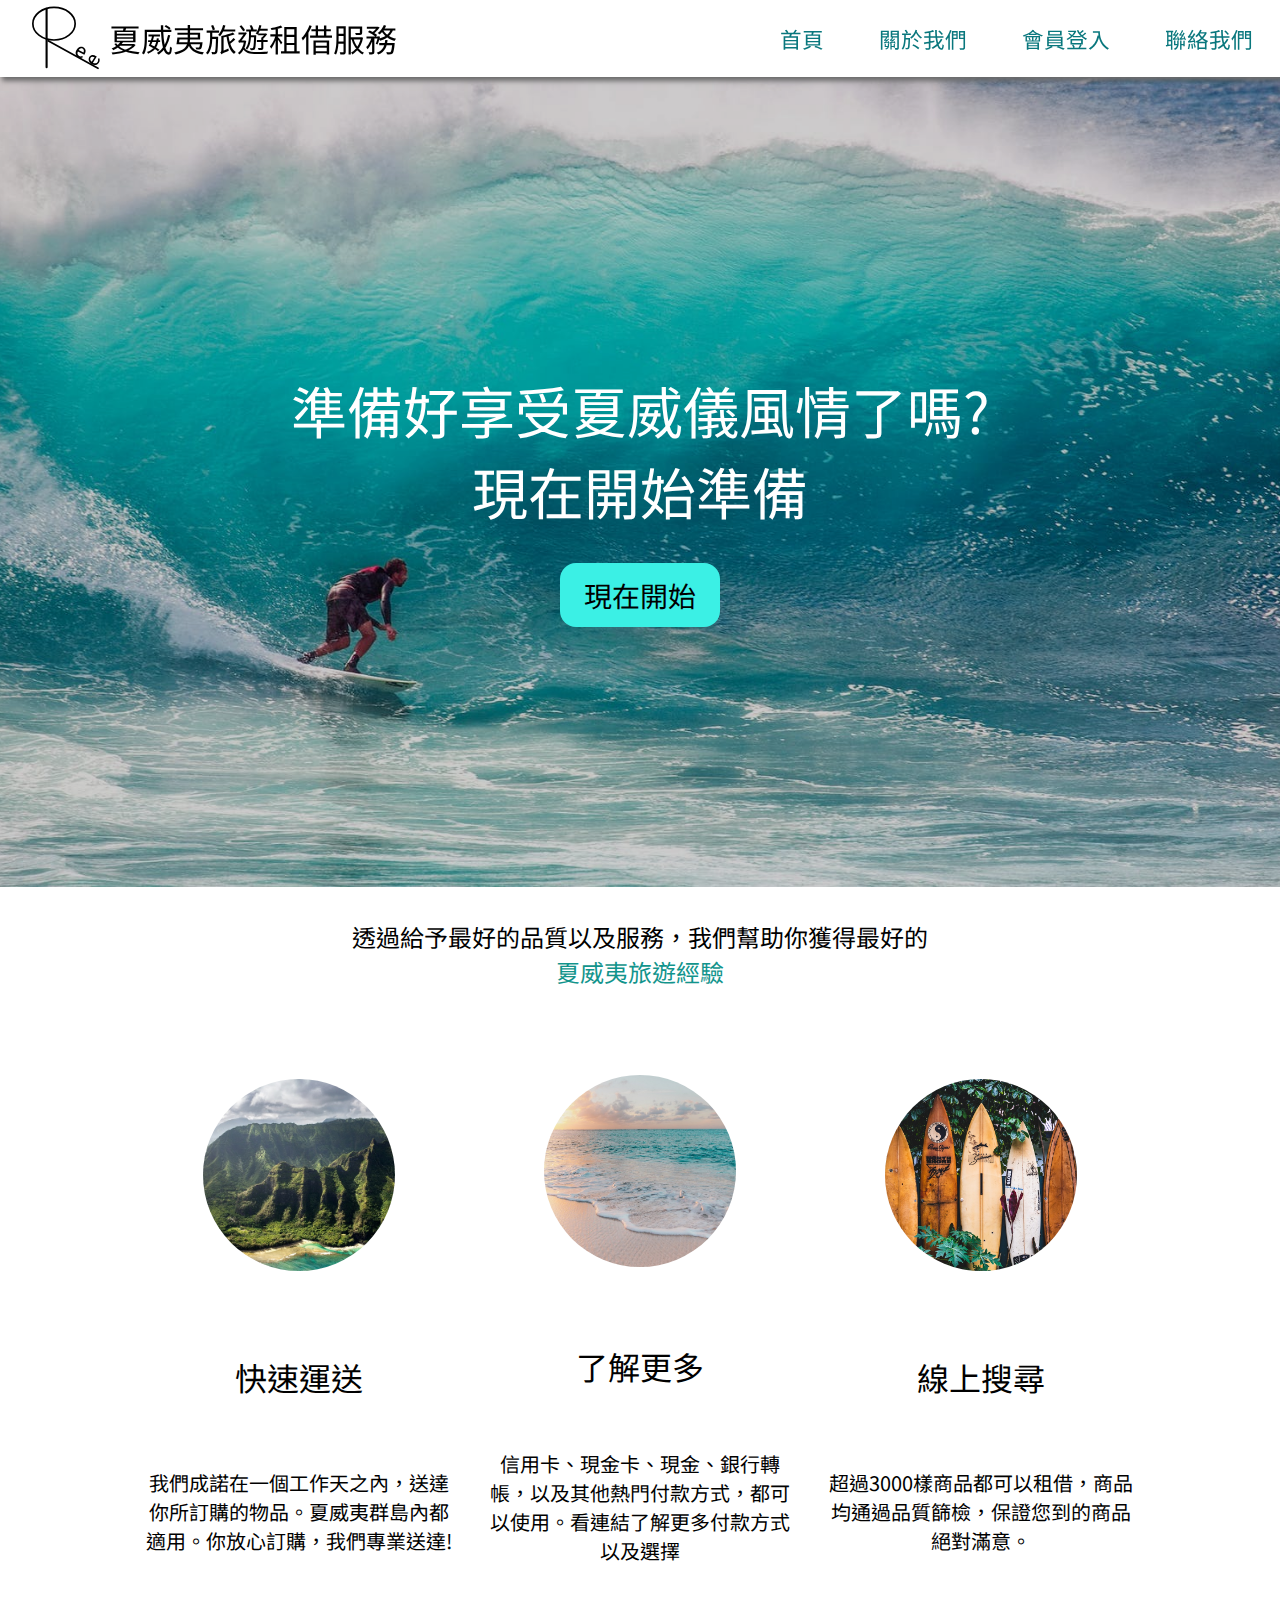
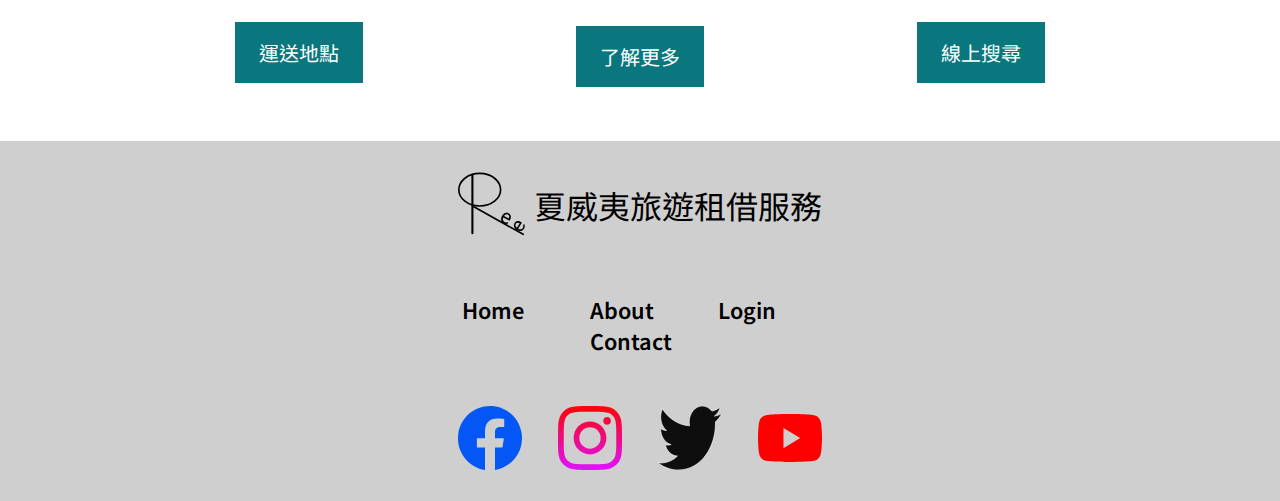
<file: hawai/index.html>
<!DOCTYPE html>
<html lang="zh">
<head>
    <meta charset="UTF-8">
    <meta http-equiv="X-UA-Compatible" content="IE=edge">
    <meta name="viewport" content="width=device-width, initial-scale=1.0">
    <title>夏威夷旅遊租借服務  |  夏威夷最快速方便的旅遊出租服務</title>
    <meta name="description" content="我們提供夏威夷旅遊租借服務，例如: 衝浪板 車子 帳篷等等。" />
    <meta name="robots" content="index, follow" />
    <!-- google font -->
    <link rel="preconnect" href="https://fonts.googleapis.com">
    <link rel="preconnect" href="https://fonts.gstatic.com" crossorigin>
    <link href="https://fonts.googleapis.com/css2?family=Noto+Sans+TC&display=swap" rel="stylesheet">
    <link rel="stylesheet" href="./styles/style.css" />


</head>
<body>
    <!-- header -->
    <header>
     <div class="logo">
        <img src="./Icons/black logo.svg"alt="Logo">
        <h1>夏威夷旅遊租借服務</h1>
     </div>

     <nav>
         <ul>
             <li><a href="#">首頁</a></li>
             <li><a href="#">關於我們</a></li>
             <li><a href="#">會員登入</a></li>
             <li><a href="#">聯絡我們</a></li>
         </ul>
     </nav>
    </header>
    <main>
      <!-- img part for first page -->
      <section class="backImage">
          <div class="filter"></div>
          <h3>
              準備好享受夏威儀風情了嗎?<br>
              現在開始準備
          </h3>
          <button class="start">現在開始</button>
      </section>

      <!-- second page -->
      <section class="second">
          <h2>透過給予最好的品質以及服務，我們幫助你獲得最好的<br>
            <span style="color: #12948C;">夏威夷旅遊經驗</span>
              
          </h2>

          <section class="cards">
              <div class="card">
                <img src="./Pictures/braden-jarvis-prSogOoFmkw-unsplash.jpg" alt="Pictures"/>
                <h4>快速運送</h4>
                <P>
                  我們成諾在一個工作天之內，送達你所訂購的物品。夏威夷群島內都適用。你放心訂購，我們專業送達!
                </P>
                <a href="#">運送地點</a>
              </div>
              <div class="card">
                <img src="./Pictures/sean-o-KMn4VEeEPR8-unsplash.jpg" alt="Pictures"/>
                <h4>了解更多</h4>
                <P>
                    信用卡、現金卡、現金、銀行轉帳，以及其他熱門付款方式，都可以使用。看連結了解更多付款方式以及選擇
                </P>
                <a href="#">了解更多</a>
              </div>
              <div class="card">
                <img src="./Pictures/tatonomusic-FFCgotROOTY-unsplash.jpg" alt="Pictures"/>
                <h4>線上搜尋</h4>
                <P>
                    超過3000樣商品都可以租借，商品均通過品質篩檢，保證您到的商品絕對滿意。
                </P>
                <a href="#">線上搜尋</a>
              </div>
          </section>
      </section>
    </main>

    <footer>
      <div class="logo">
        <img src="./Icons/black logo.svg"alt="Logo">
        <h1>夏威夷旅遊租借服務</h1>
     </div>

     <nav>
       <ul>
         <li><a href="#">Home</a></li>
         <li><a href="#">About</a></li>
         <li><a href="#">Login</a></li>
         <li><a href="#">Contact</a></li>
       </ul>
     </nav>

     <section class="links">
      <a href="#"><img src="./Icons/facebook.svg" alt="facebook"></a>
      <a href="#"><img src="./Icons/instagram.svg" alt="instagram"></a>
      <a href="#"><img src="./Icons/twitter.svg" alt="twitter"></a>
      <a href="#"><img src="./Icons/youtube.svg" alt="youtube"></a>
     </section>

    </footer>

    

</body>
</html>
</file>
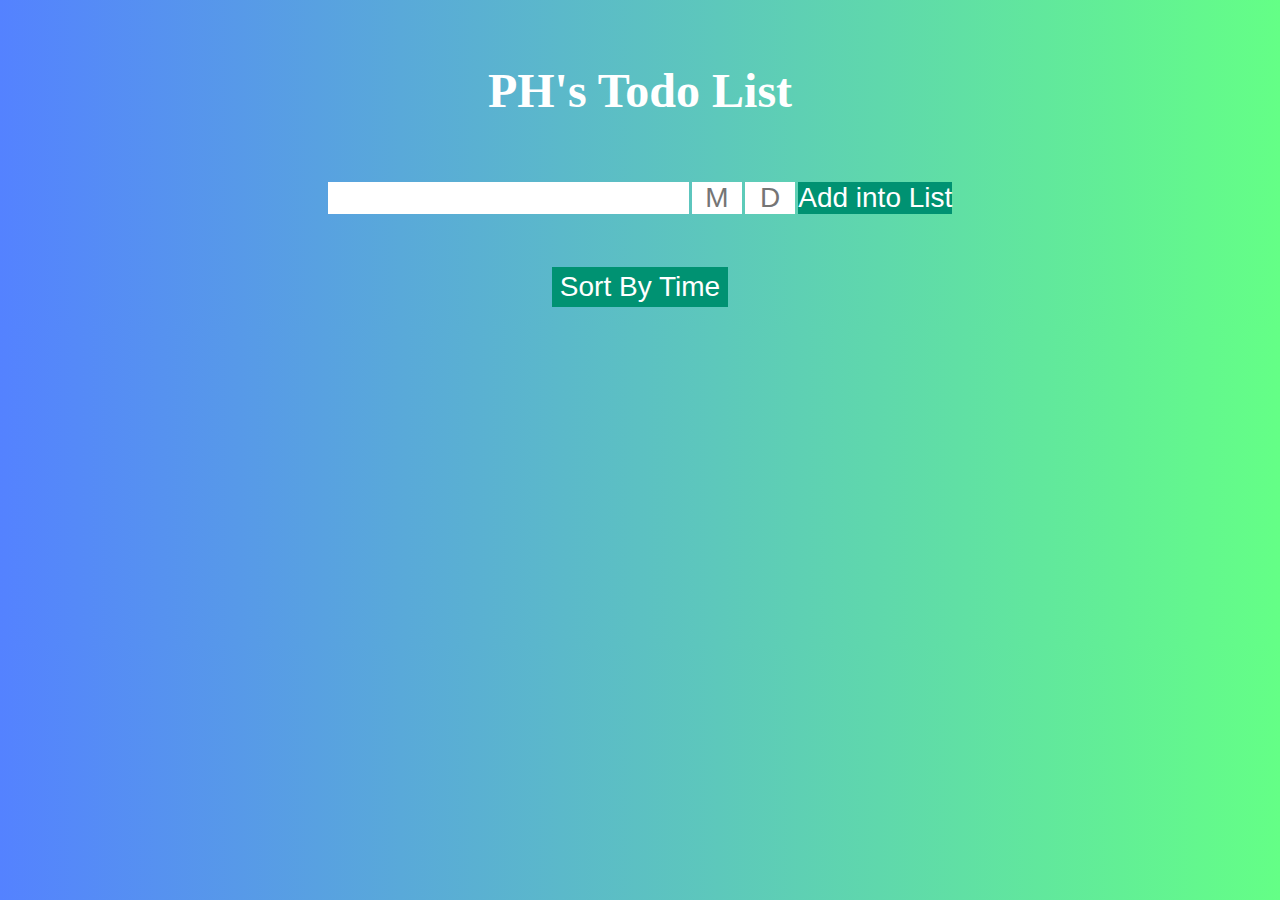
<file: TODO list/index.html>
<!DOCTYPE html>
<html lang="zn">
  <head>
    <meta charset="UTF-8" />
    <meta name="viewport" content="width=device-width, initial-scale=1.0" />
    <title>Todo List</title>
    <link
      rel="stylesheet"
      href="https://cdnjs.cloudflare.com/ajax/libs/font-awesome/6.1.1/css/all.min.css"
      integrity="sha512-KfkfwYDsLkIlwQp6LFnl8zNdLGxu9YAA1QvwINks4PhcElQSvqcyVLLD9aMhXd13uQjoXtEKNosOWaZqXgel0g=="
      crossorigin="anonymous"
      referrerpolicy="no-referrer"
    />
    <link rel="stylesheet" href="./styles/styles.css" />
  </head>
  <body>
    <header>
      <h1>PH's Todo List</h1>
    </header>

    <form>
      <input type="text" />
      <input type="number" min="1" max="12" placeholder="M" required />
      <input type="number" min="1" max="31" placeholder="D" required />
      <button type="submit">Add into List</button>
    </form>

    <br />
    <br />
    <div class="sort">
      <button>Sort By Time</button>
    </div>

    <section></section>
  </body>
  <script src="./app.js"></script>
</html>
</file>
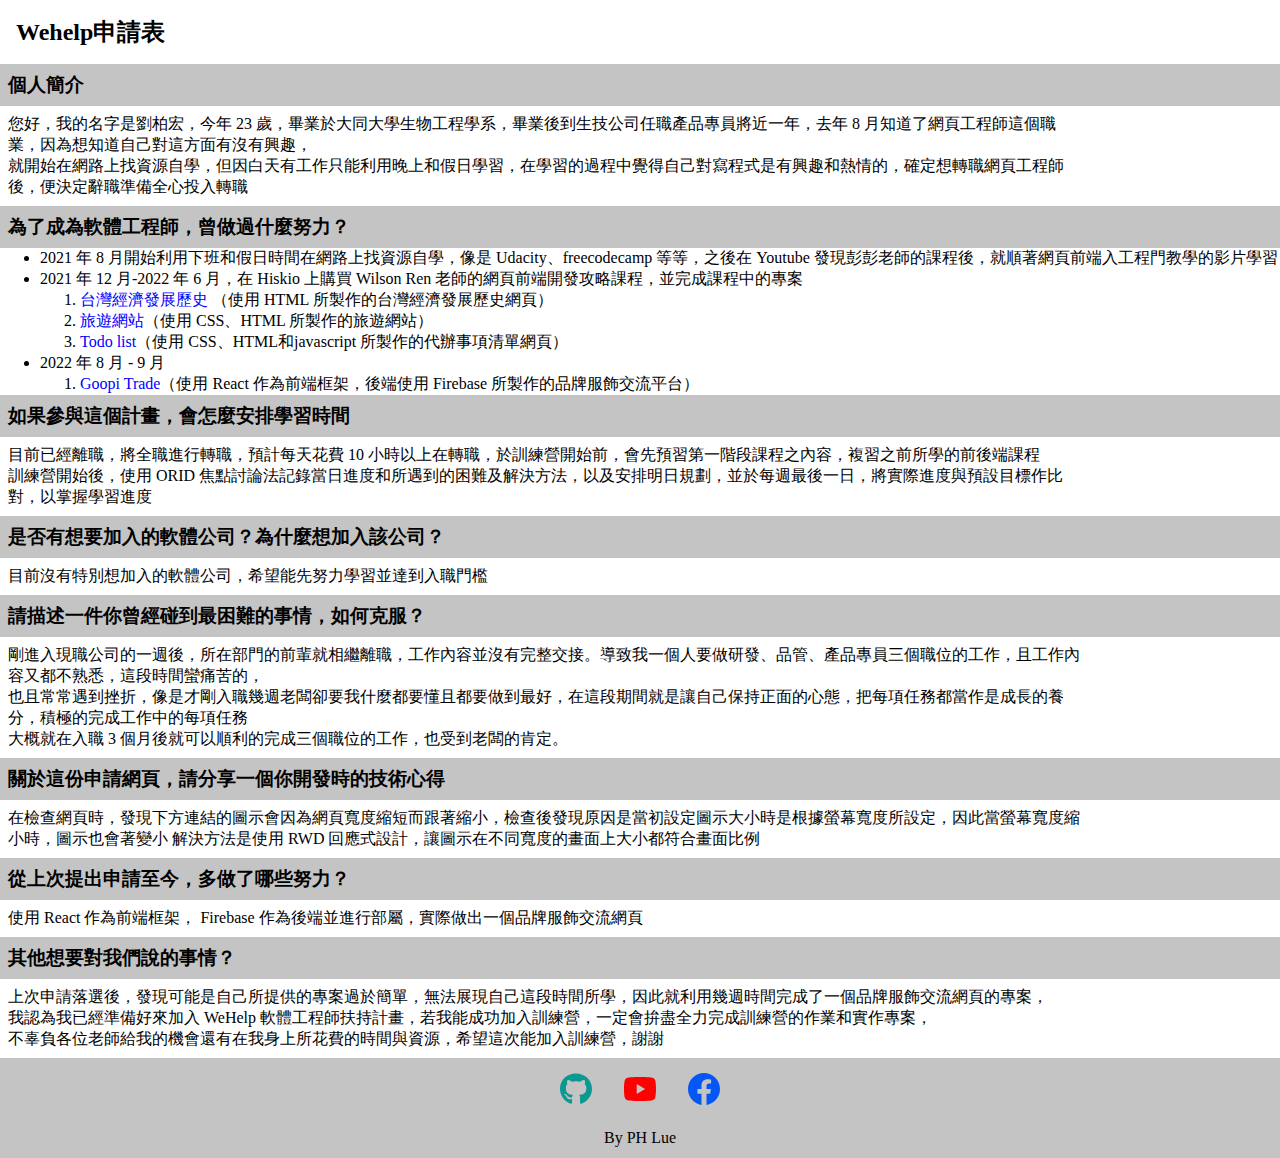
<file: wehelp/index.html>
<!DOCTYPE html>
<html lang="zh">
  <head>
    <meta charset="UTF-8" />
    <meta http-equiv="X-UA-Compatible" content="IE=edge" />
    <meta name="viewport" content="width=device-width, initial-scale=1.0" />
    <title>Wehelp申請表</title>
    <link rel="preconnect" href="https://fonts.gstatic.com" />
    <link
      href="https://fonts.googleapis.com/css2?family=Noto+Sans+TC&display=swap"
      rel="stylesheet"
    />
    <link rel="stylesheet" href="./styles/style.css" />
  </head>
  <body>
    <header>
      <h2>Wehelp申請表</h2>
    </header>
    <main>
      <h3>個人簡介</h3>
      <p>
        您好，我的名字是劉柏宏，今年 23
        歲，畢業於大同大學生物工程學系，畢業後到生技公司任職產品專員將近一年，去年
        8 月知道了網頁工程師這個職業，因為想知道自己對這方面有沒有興趣，<br />
        就開始在網路上找資源自學，但因白天有工作只能利用晚上和假日學習，在學習的過程中覺得自己對寫程式是有興趣和熱情的，確定想轉職網頁工程師後，便決定辭職準備全心投入轉職
      </p>
      <h3>為了成為軟體工程師，曾做過什麼努力？</h3>
      <ul>
        <li>
          2021 年 8 月開始利用下班和假日時間在網路上找資源自學，像是
          Udacity、freecodecamp 等等，之後在 Youtube
          發現彭彭老師的課程後，就順著網頁前端入工程門教學的影片學習
        </li>
        <li>
          2021 年 12 月-2022 年 6 月，在 Hiskio 上購買 Wilson Ren
          老師的網頁前端開發攻略課程，並完成課程中的專案
          <ol>
            <li>
              <a
                href="https://lokf9527.github.io/frontend-project/Taiwan%20project/index.html"
                target="_blank"
                >台灣經濟發展歷史 </a
              >（使用 HTML 所製作的台灣經濟發展歷史網頁）
            </li>
            <li>
              <a
                href="https://lokf9527.github.io/frontend-project//hawai/index.html"
                target="_blank"
                >旅遊網站</a
              >（使用 CSS、HTML 所製作的旅遊網站）
            </li>
            <li>
              <a
                href="https://lokf9527.github.io/frontend-project/TODO%20list/index.html"
                target="_blank"
                >Todo list</a
              >（使用 CSS、HTML和javascript 所製作的代辦事項清單網頁）
            </li>
          </ol>
        </li>
        <li>
          2022 年 8 月 - 9 月
          <ol>
            <li>
              <a href="https://goopitrade.web.app/posts" target="_blank"
                >Goopi Trade</a
              >（使用 React 作為前端框架，後端使用 Firebase
              所製作的品牌服飾交流平台）
            </li>
          </ol>
        </li>
      </ul>

      <h3>如果參與這個計畫，會怎麼安排學習時間</h3>
      <p>
        目前已經離職，將全職進行轉職，預計每天花費 10
        小時以上在轉職，於訓練營開始前，會先預習第一階段課程之內容，複習之前所學的前後端課程<br />
        訓練營開始後，使用 ORID
        焦點討論法記錄當日進度和所遇到的困難及解決方法，以及安排明日規劃，並於每週最後一日，將實際進度與預設目標作比對，以掌握學習進度
      </p>
      <h3>是否有想要加入的軟體公司？為什麼想加入該公司？</h3>
      <p>目前沒有特別想加入的軟體公司，希望能先努力學習並達到入職門檻</p>
      <h3>請描述一件你曾經碰到最困難的事情，如何克服？</h3>
      <p>
        剛進入現職公司的一週後，所在部門的前輩就相繼離職，工作內容並沒有完整交接。導致我一個人要做研發、品管、產品專員三個職位的工作，且工作內容又都不熟悉，這段時間蠻痛苦的，<br />
        也且常常遇到挫折，像是才剛入職幾週老闆卻要我什麼都要懂且都要做到最好，在這段期間就是讓自己保持正面的心態，把每項任務都當作是成長的養分，積極的完成工作中的每項任務<br />
        大概就在入職 3 個月後就可以順利的完成三個職位的工作，也受到老闆的肯定。
      </p>
      <h3>關於這份申請網頁，請分享一個你開發時的技術心得</h3>
      <p>
        在檢查網頁時，發現下方連結的圖示會因為網頁寬度縮短而跟著縮小，檢查後發現原因是當初設定圖示大小時是根據螢幕寬度所設定，因此當螢幕寬度縮小時，圖示也會著變小
        解決方法是使用 RWD
        回應式設計，讓圖示在不同寬度的畫面上大小都符合畫面比例
      </p>
      <h3>從上次提出申請至今，多做了哪些努力？</h3>
      <p>
        使用 React 作為前端框架， Firebase
        作為後端並進行部屬，實際做出一個品牌服飾交流網頁
      </p>
      <h3>其他想要對我們說的事情？</h3>
      <p>
        上次申請落選後，發現可能是自己所提供的專案過於簡單，無法展現自己這段時間所學，因此就利用幾週時間完成了一個品牌服飾交流網頁的專案，<br />
        我認為我已經準備好來加入 WeHelp
        軟體工程師扶持計畫，若我能成功加入訓練營，一定會拚盡全力完成訓練營的作業和實作專案，<br />
        不辜負各位老師給我的機會還有在我身上所花費的時間與資源，希望這次能加入訓練營，謝謝
      </p>
    </main>
    <footer>
      <section class="links">
        <a href="https://github.com/lokf9527" target="_blank"
          ><img src="./Icons/github.svg" alt="github"
        /></a>
        <a
          href="https://www.youtube.com/watch?v=WWelp_ZUJug"
          target="_blank"
          autoplay="none"
          ><img src="./Icons/youtube.svg" alt="youtube"
        /></a>
        <a
          href="https://www.facebook.com/profile.php?id=100001257652839"
          target="_blank"
          ><img src="./Icons/facebook.svg" alt="facebook"
        /></a>
      </section>
      <div>
        <p>By PH Lue</p>
      </div>
    </footer>
  </body>
</html>
</file>
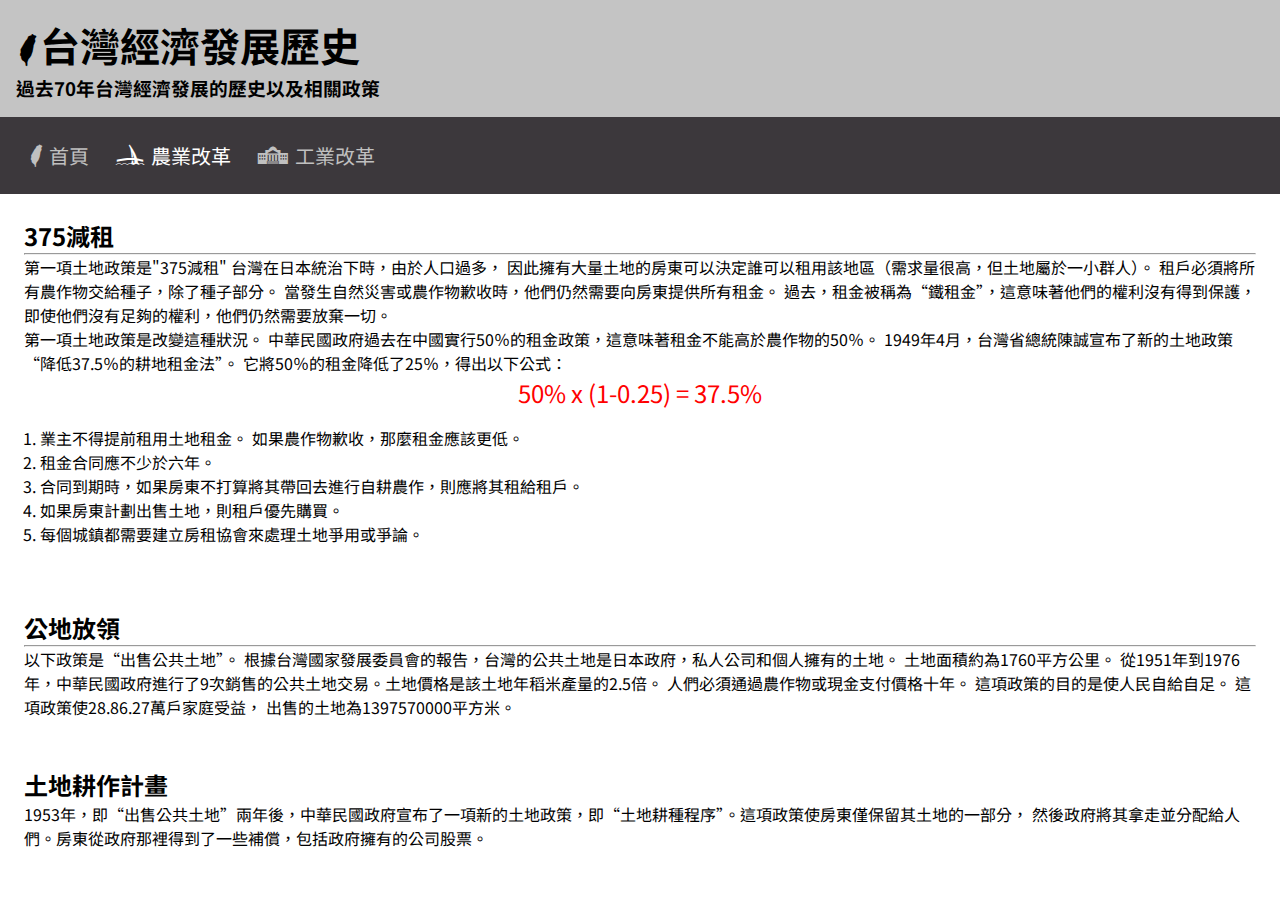
<file: Taiwan project/agriculture.html>
<!DOCTYPE html>
<html lang="zh-Hant">
<head>
    <meta charset="UTF-8">
    <meta name="viewport" content="width=device-width, initial-scale=1.0">
    <title>台灣發展歷史網頁</title>
    <meta 
      name="description"
      content="此網頁介紹台灣過去70年的經濟發展與相關政策"
    />
    <link rel="stylesheet" href="./twicon/twicon.css">
    <link rel="preconnect" href="https://fonts.googleapis.com">
    <link rel="preconnect" href="https://fonts.gstatic.com" crossorigin>
    <!-- icon -->
    <link rel="shortcut icon" href="./taiwanIcon.png">
    <link rel="boolmark" href="./taiwanIcon.png"
    <!-- google fonts seeting -->
    <link href="https://fonts.googleapis.com/css2?family=Noto+Sans+TC&display=swap" rel="stylesheet">
    <link rel="stylesheet" href="style.css" />
</head>
<body>
    <!-- 標題 -->
    <header>
        <h1 class="heatertitle"><i class="twicon-main-island"></i>台灣經濟發展歷史</h1>
        <h3 class="heatertext">過去70年台灣經濟發展的歷史以及相關政策</h3>
    </header>

    <!-- 導覽列 -->
    <nav>
      <ul>
          <li>
            <a href="index.html"><i class="twicon-main-island"></i> 首頁</a>
          </li>
          <li>
            <a class="active" href="#"><i class="twicon-lovers-brg"></i> 農業改革</a>
            </li>
          <li>
            <a href="./industralization.html"><i class="twicon-nt-mus"></i> 工業改革</a>
          </li>
      </ul>
    </nav>

    <!-- 主要內容 -->
    <main>
      <section class="container">
        <section class="left">
          <h2>375減租</h2>
          <hr>
          <p>
            第一項土地政策是"375減租" 台灣在日本統治下時，由於人口過多，
            因此擁有大量土地的房東可以決定誰可以租用該地區（需求量很高，但土地屬於一小群人）。
            租戶必須將所有農作物交給種子，除了種子部分。 當發生自然災害或農作物歉收時，他們仍然需要向房東提供所有租金。 
            過去，租金被稱為“鐵租金”，這意味著他們的權利沒有得到保護，即使他們沒有足夠的權利，他們仍然需要放棄一切。
          </p>
          <p>
            第一項土地政策是改變這種狀況。 中華民國政府過去在中國實行50％的租金政策，這意味著租金不能高於農作物的50％。 
            1949年4月，台灣省總統陳誠宣布了新的土地政策“降低37.5％的耕地租金法”。 它將50％的租金降低了25％，得出以下公式：
          </p>
          <p class ="special">50% x (1-0.25) = 37.5%</p>
          <ol style="margin: 1rem;">
            <li>業主不得提前租用土地租金。 如果農作物歉收，那麼租金應該更低。</li>
            <li>租金合同應不少於六年。</li>
            <li>合同到期時，如果房東不打算將其帶回去進行自耕農作，則應將其租給租戶。</li>
            <li>如果房東計劃出售土地，則租戶優先購買。</li>
            <li>每個城鎮都需要建立房租協會來處理土地爭用或爭論。</li>
          </ol>
          <br>
          <br>
          <h2>公地放領</h2>
          <hr>
          <p>
            以下政策是“出售公共土地”。 根據台灣國家發展委員會的報告，台灣的公共土地是日本政府，私人公司和個人擁有的土地。 
            土地面積約為1760平方公里。 從1951年到1976年，中華民國政府進行了9次銷售的公共土地交易。土地價格是該土地年稻米產量的2.5倍。
            人們必須通過農作物或現金支付價格十年。 這項政策的目的是使人民自給自足。 這項政策使28.86.27萬戶家庭受益，
            出售的土地為1397570000平方米。
          </p>
          <br>
          <br>
          <h2>土地耕作計畫</h2>
          <p>
            1953年，即“出售公共土地”兩年後，中華民國政府宣布了一項新的土地政策，即“土地耕種程序”。這項政策使房東僅保留其土地的一部分，
            然後政府將其拿走並分配給人們。房東從政府那裡得到了一些補償，包括政府擁有的公司股票。
          </p>
        </section>

      </section>
</body>
</html>
</file>
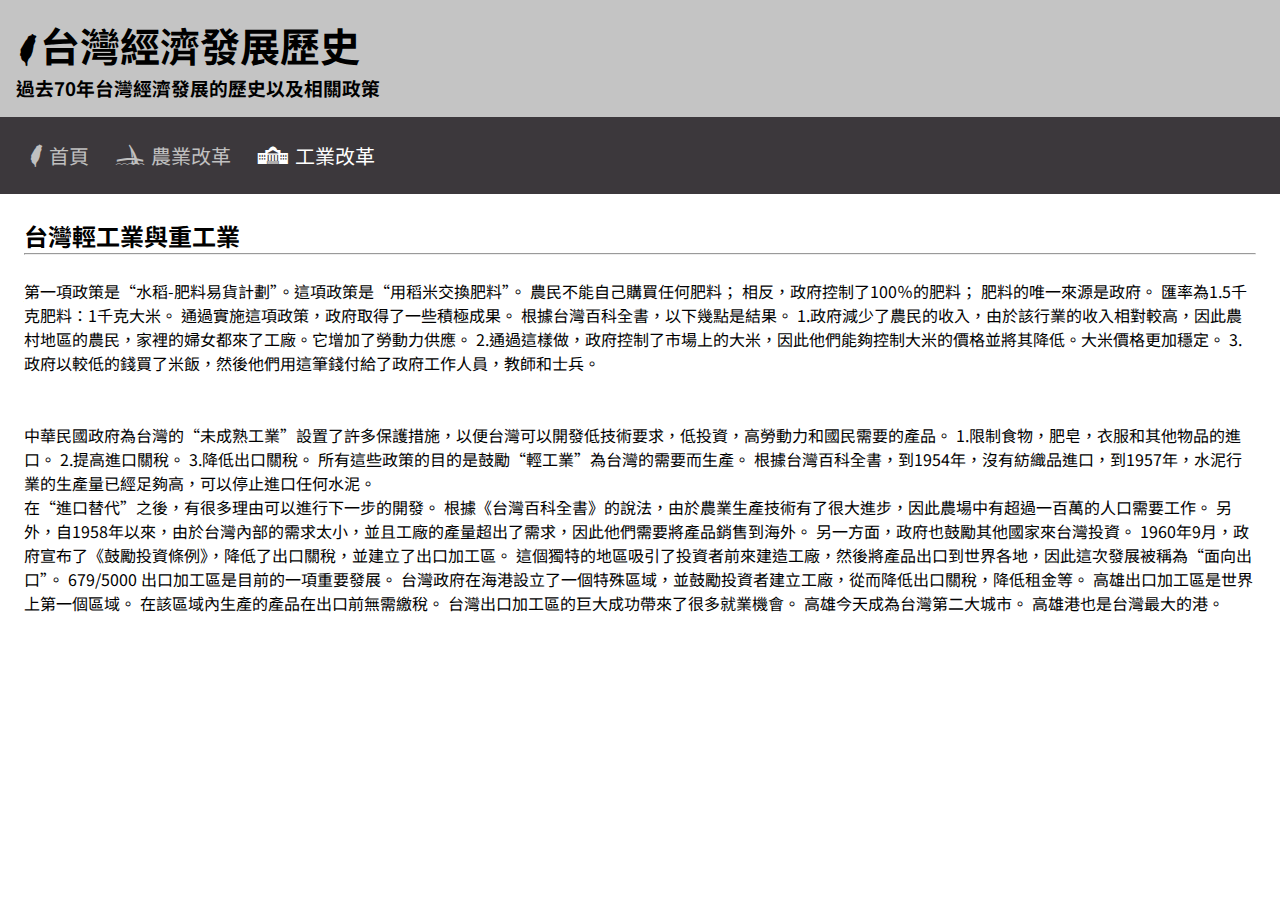
<file: Taiwan project/industralization.html>
<!DOCTYPE html>
<html lang="zh-Hant">
  <head>
    <meta charset="UTF-8" />
    <meta name="viewport" content="width=device-width, initial-scale=1.0" />
    <title>台灣發展歷史網頁</title>
    <meta
      name="description"
      content="此網頁介紹台灣過去70年的經濟發展與相關政策"
    />
    <link rel="stylesheet" href="./twicon/twicon.css" />
    <link rel="preconnect" href="https://fonts.googleapis.com" />
    <link rel="preconnect" href="https://fonts.gstatic.com" crossorigin />
    <!-- icon -->
    <link rel="shortcut icon" href="./taiwanIcon.png" />
    <link rel="boolmark" href="./taiwanIcon.png" <!-- google fonts seeting -- />
    <link
      href="https://fonts.googleapis.com/css2?family=Noto+Sans+TC&display=swap"
      rel="stylesheet"
    />
    <link rel="stylesheet" href="style.css" />
  </head>
  <body>
    <!-- 標題 -->
    <header>
      <h1 class="heatertitle">
        <i class="twicon-main-island"></i>台灣經濟發展歷史
      </h1>
      <h3 class="heatertext">過去70年台灣經濟發展的歷史以及相關政策</h3>
    </header>

    <!-- 導覽列 -->
    <nav>
      <ul>
        <li>
          <a href="./index.html"><i class="twicon-main-island"></i> 首頁</a>
        </li>
        <li>
          <a href="./agriculture.html"
            ><i class="twicon-lovers-brg"></i> 農業改革</a
          >
        </li>
        <li>
          <a class="active" href="#"><i class="twicon-nt-mus"></i> 工業改革</a>
        </li>
      </ul>
    </nav>

    <!-- 主要內容 -->
    <main>
      <section class="container">
        <section class="left">
          <h2>台灣輕工業與重工業</h2>
          <hr />
          <br />
          <p>
            第一項政策是“水稻-肥料易貨計劃”。這項政策是“用稻米交換肥料”。
            農民不能自己購買任何肥料； 相反，政府控制了100％的肥料；
            肥料的唯一來源是政府。 匯率為1.5千克肥料：1千克大米。
            通過實施這項政策，政府取得了一些積極成果。
            根據台灣百科全書，以下幾點是結果。
            1.政府減少了農民的收入，由於該行業的收入相對較高，因此農村地區的農民，家裡的婦女都來了工廠。它增加了勞動力供應。
            2.通過這樣做，政府控制了市場上的大米，因此他們能夠控制大米的價格並將其降低。大米價格更加穩定。
            3.政府以較低的錢買了米飯，然後他們用這筆錢付給了政府工作人員，教師和士兵。
          </p>
          <br />
          <br />
          <div class="center">
            <p>
              中華民國政府為台灣的“未成熟工業”設置了許多保護措施，以便台灣可以開發低技術要求，低投資，高勞動力和國民需要的產品。
              1.限制食物，肥皂，衣服和其他物品的進口。 2.提高進口關稅。
              3.降低出口關稅。
              所有這些政策的目的是鼓勵“輕工業”為台灣的需要而生產。
              根據台灣百科全書，到1954年，沒有紡織品進口，到1957年，水泥行業的生產量已經足夠高，可以停止進口任何水泥。
            </p>
            <p>
              在“進口替代”之後，有很多理由可以進行下一步的開發。
              根據《台灣百科全書》的說法，由於農業生產技術有了很大進步，因此農場中有超過一百萬的人口需要工作。
              另外，自1958年以來，由於台灣內部的需求太小，並且工廠的產量超出了需求，因此他們需要將產品銷售到海外。
              另一方面，政府也鼓勵其他國家來台灣投資。
              1960年9月，政府宣布了《鼓勵投資條例》，降低了出口關稅，並建立了出口加工區。
              這個獨特的地區吸引了投資者前來建造工廠，然後將產品出口到世界各地，因此這次發展被稱為“面向出口”。
              679/5000 出口加工區是目前的一項重要發展。
              台灣政府在海港設立了一個特殊區域，並鼓勵投資者建立工廠，從而降低出口關稅，降低租金等。
              高雄出口加工區是世界上第一個區域。
              在該區域內生產的產品在出口前無需繳稅。
              台灣出口加工區的巨大成功帶來了很多就業機會。
              高雄今天成為台灣第二大城市。 高雄港也是台灣最大的港。
            </p>
          </div>
        </section>
      </section>
    </main>
  </body>
</html>
</file>
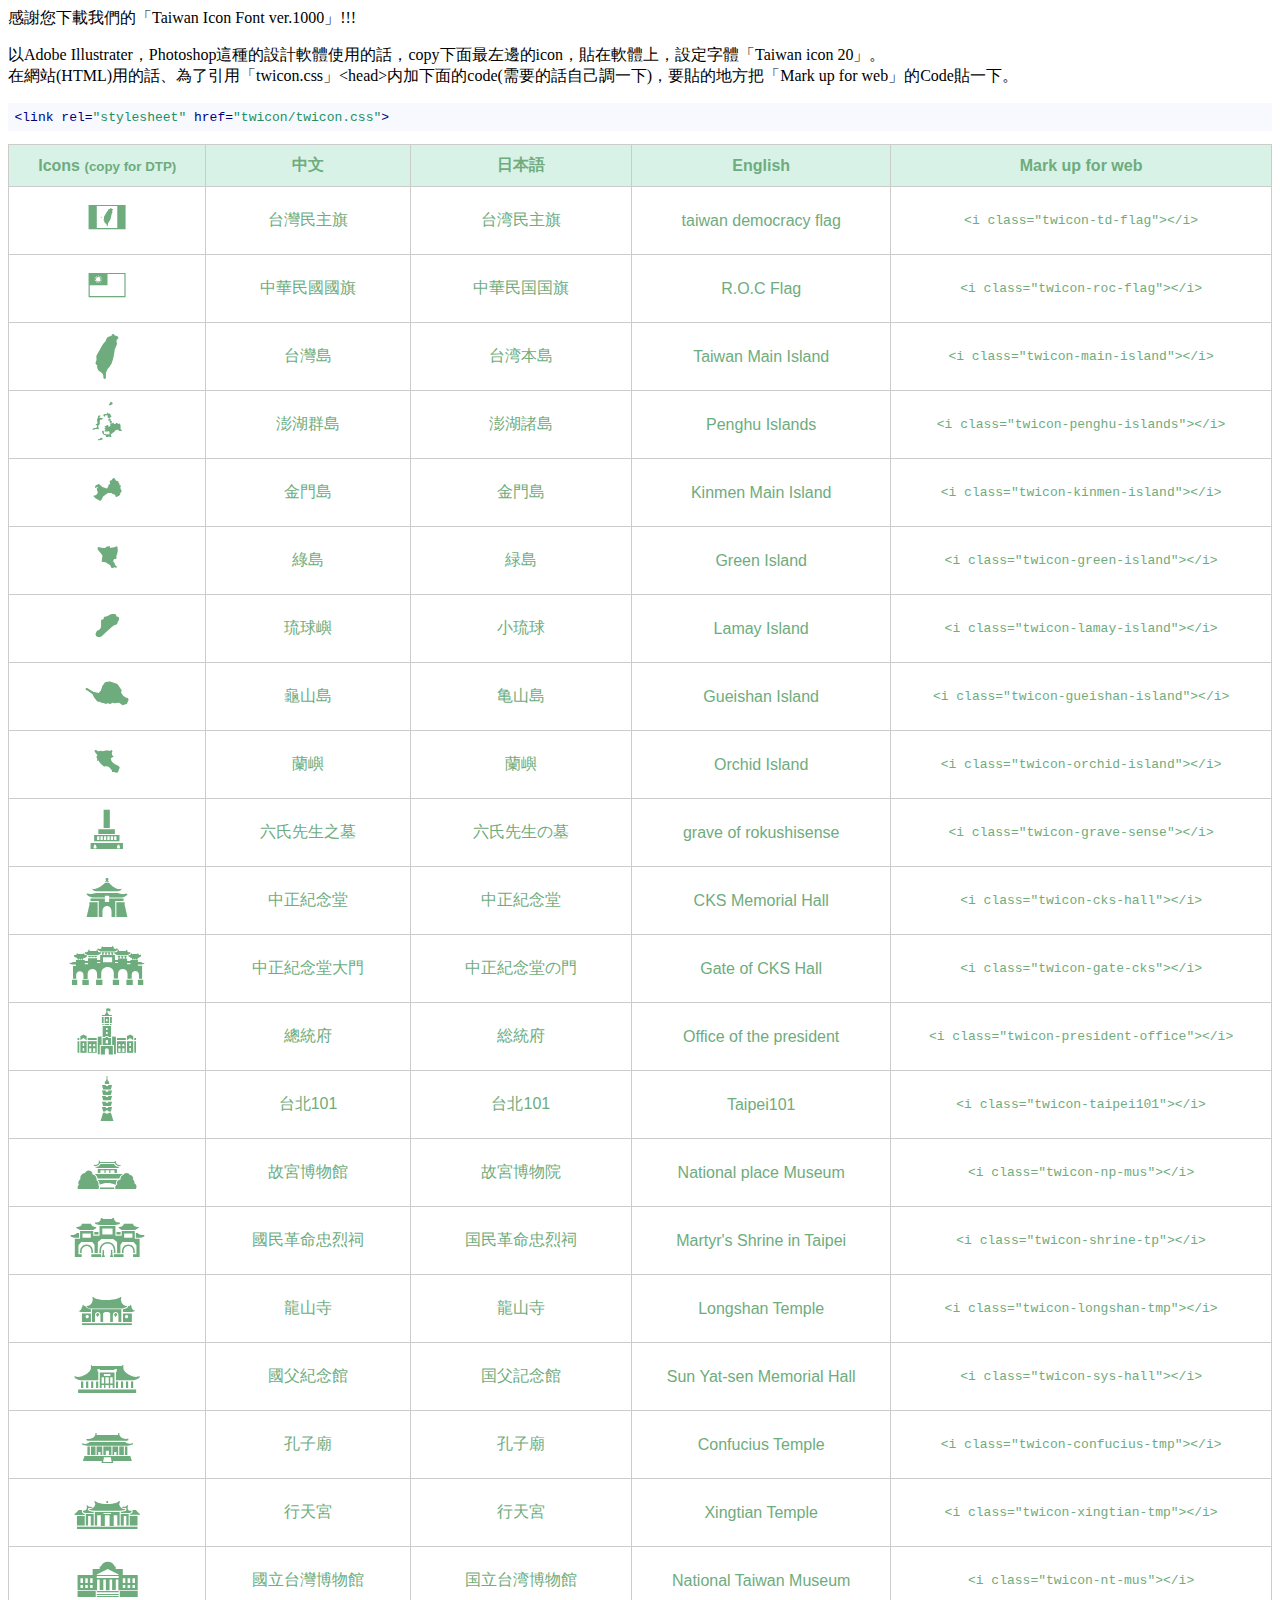
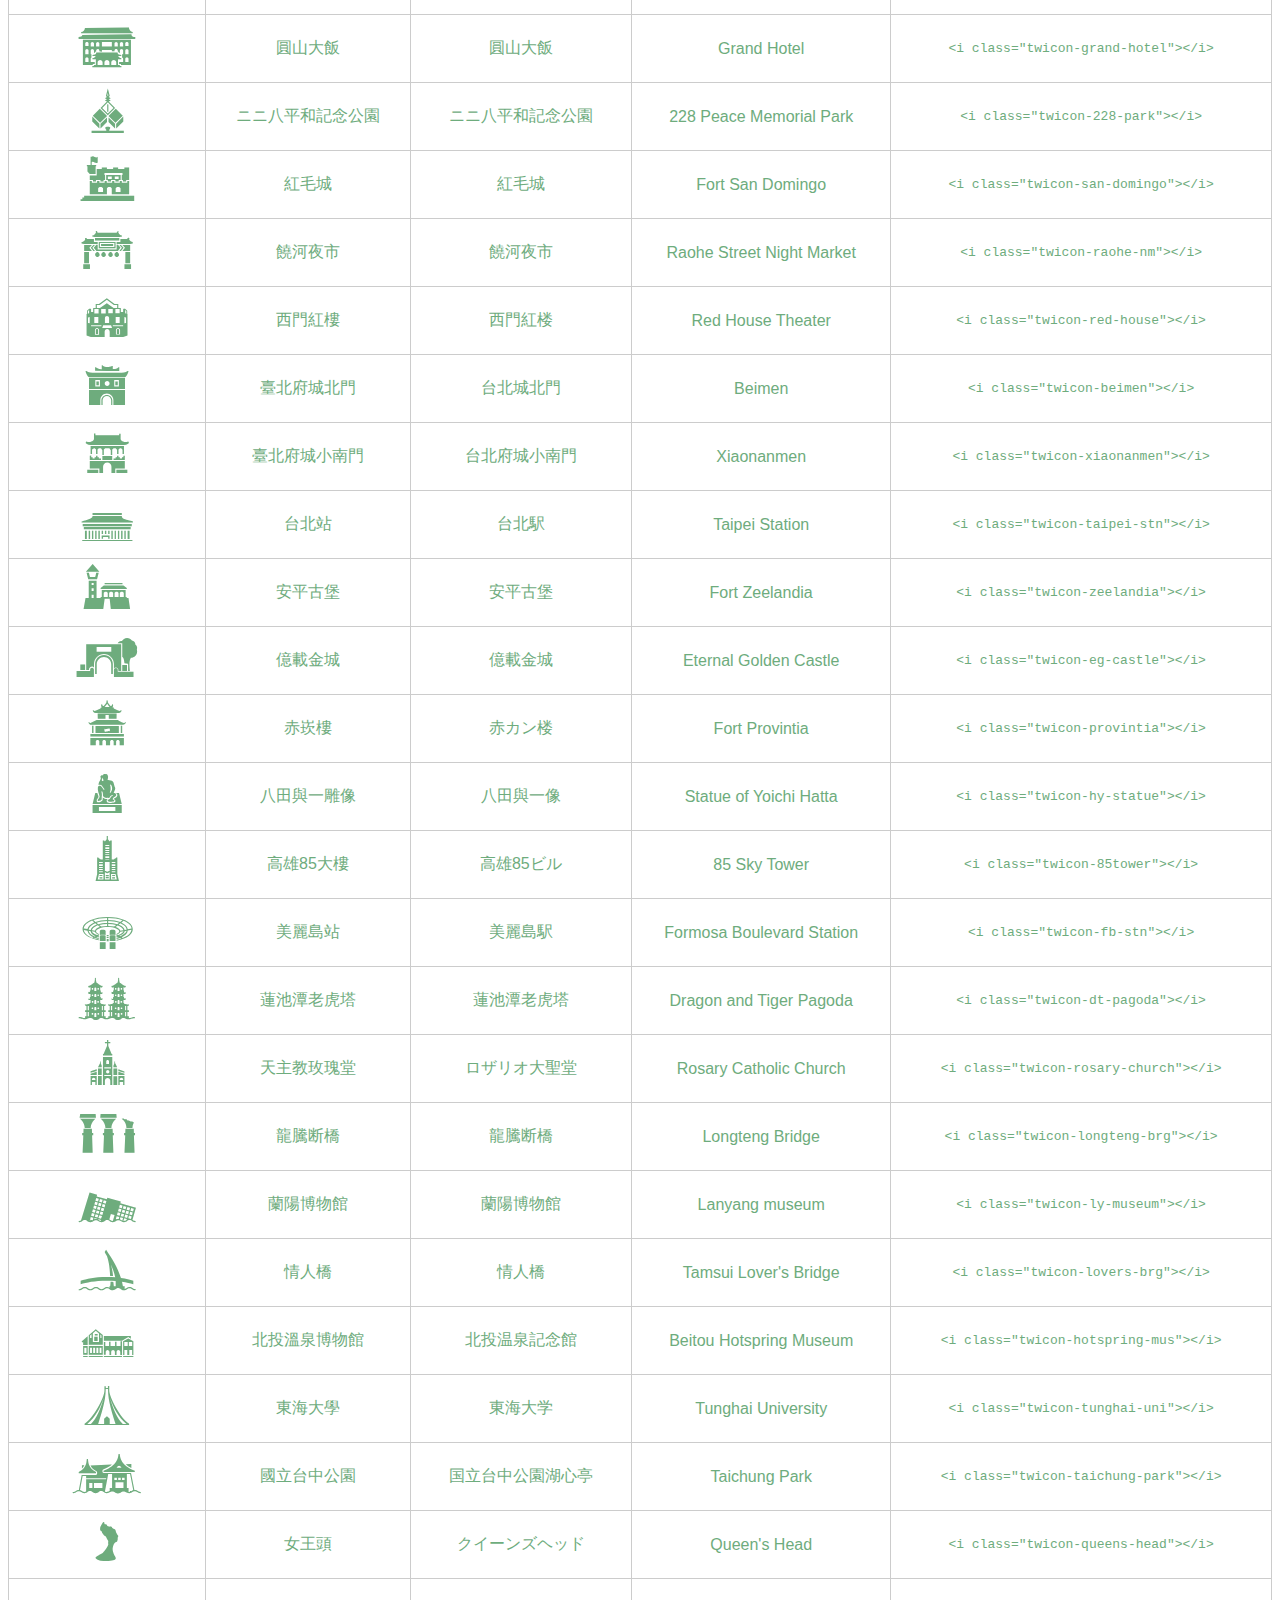
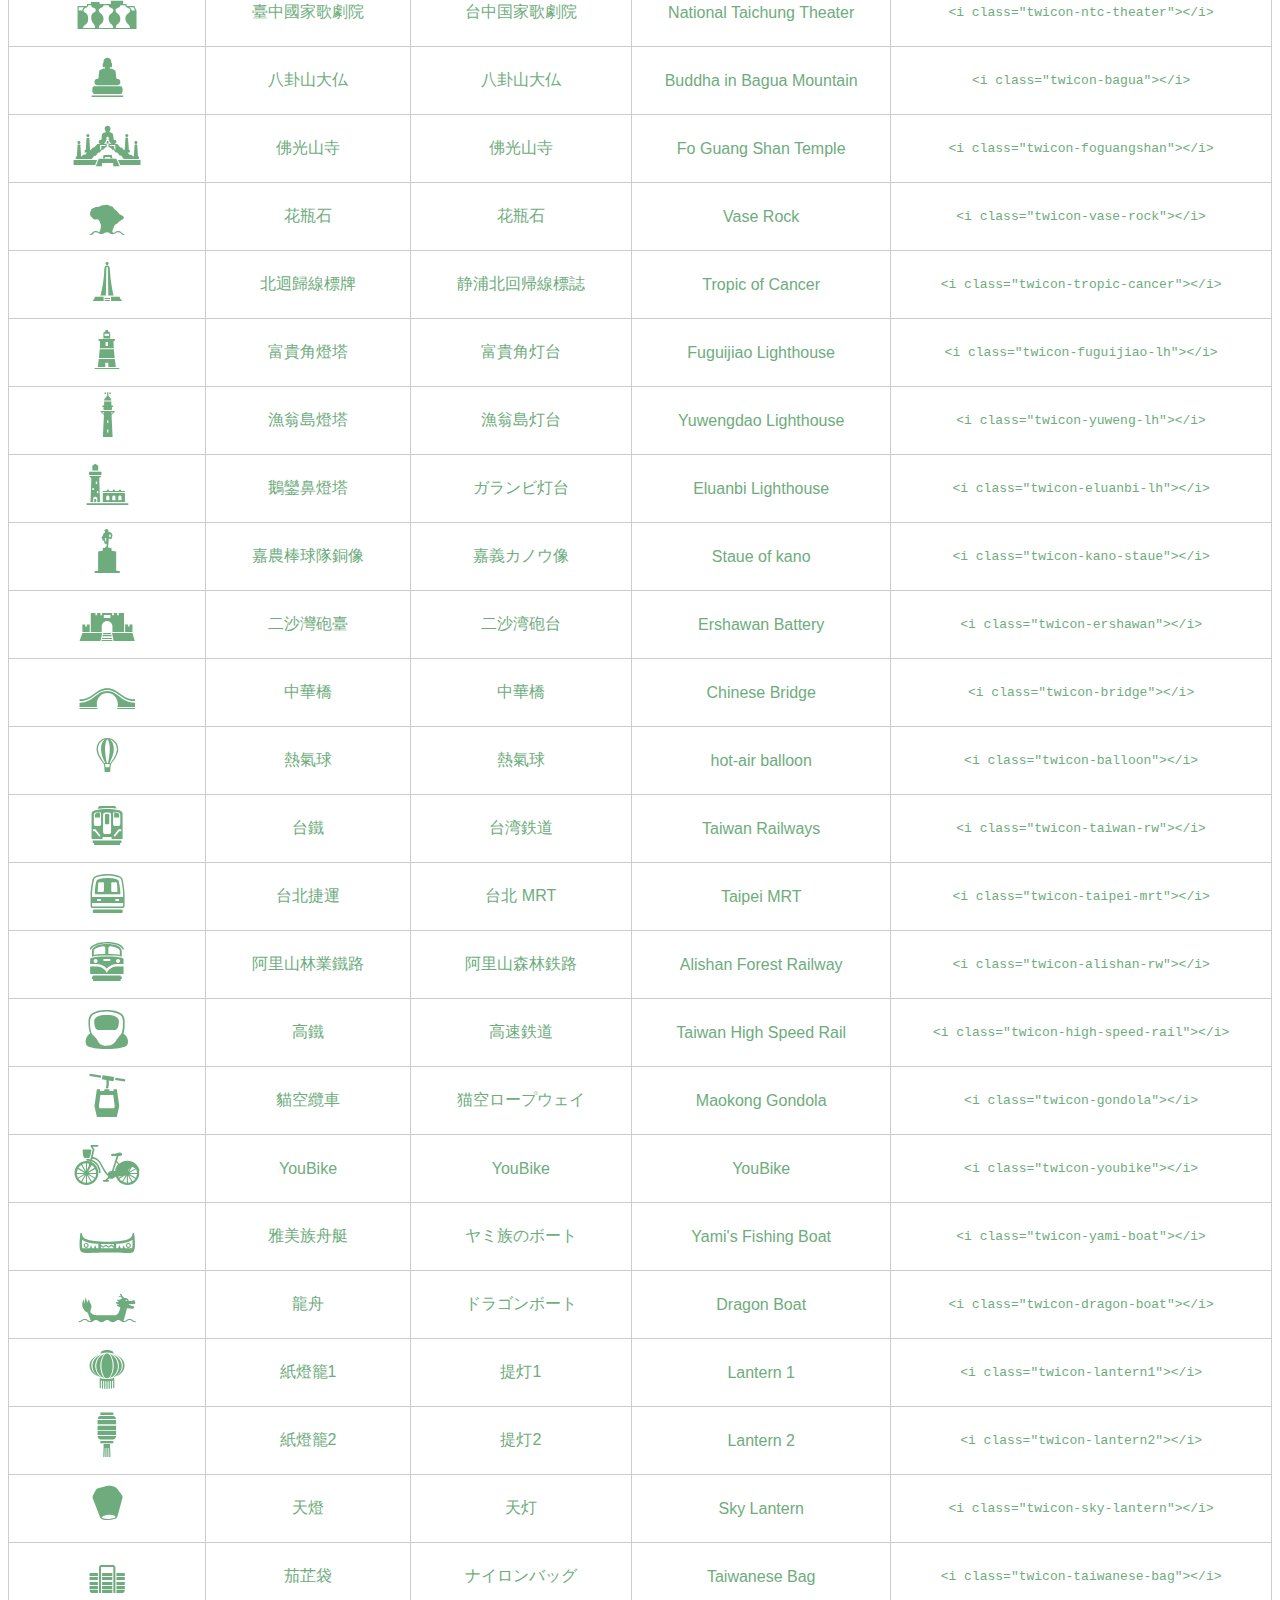
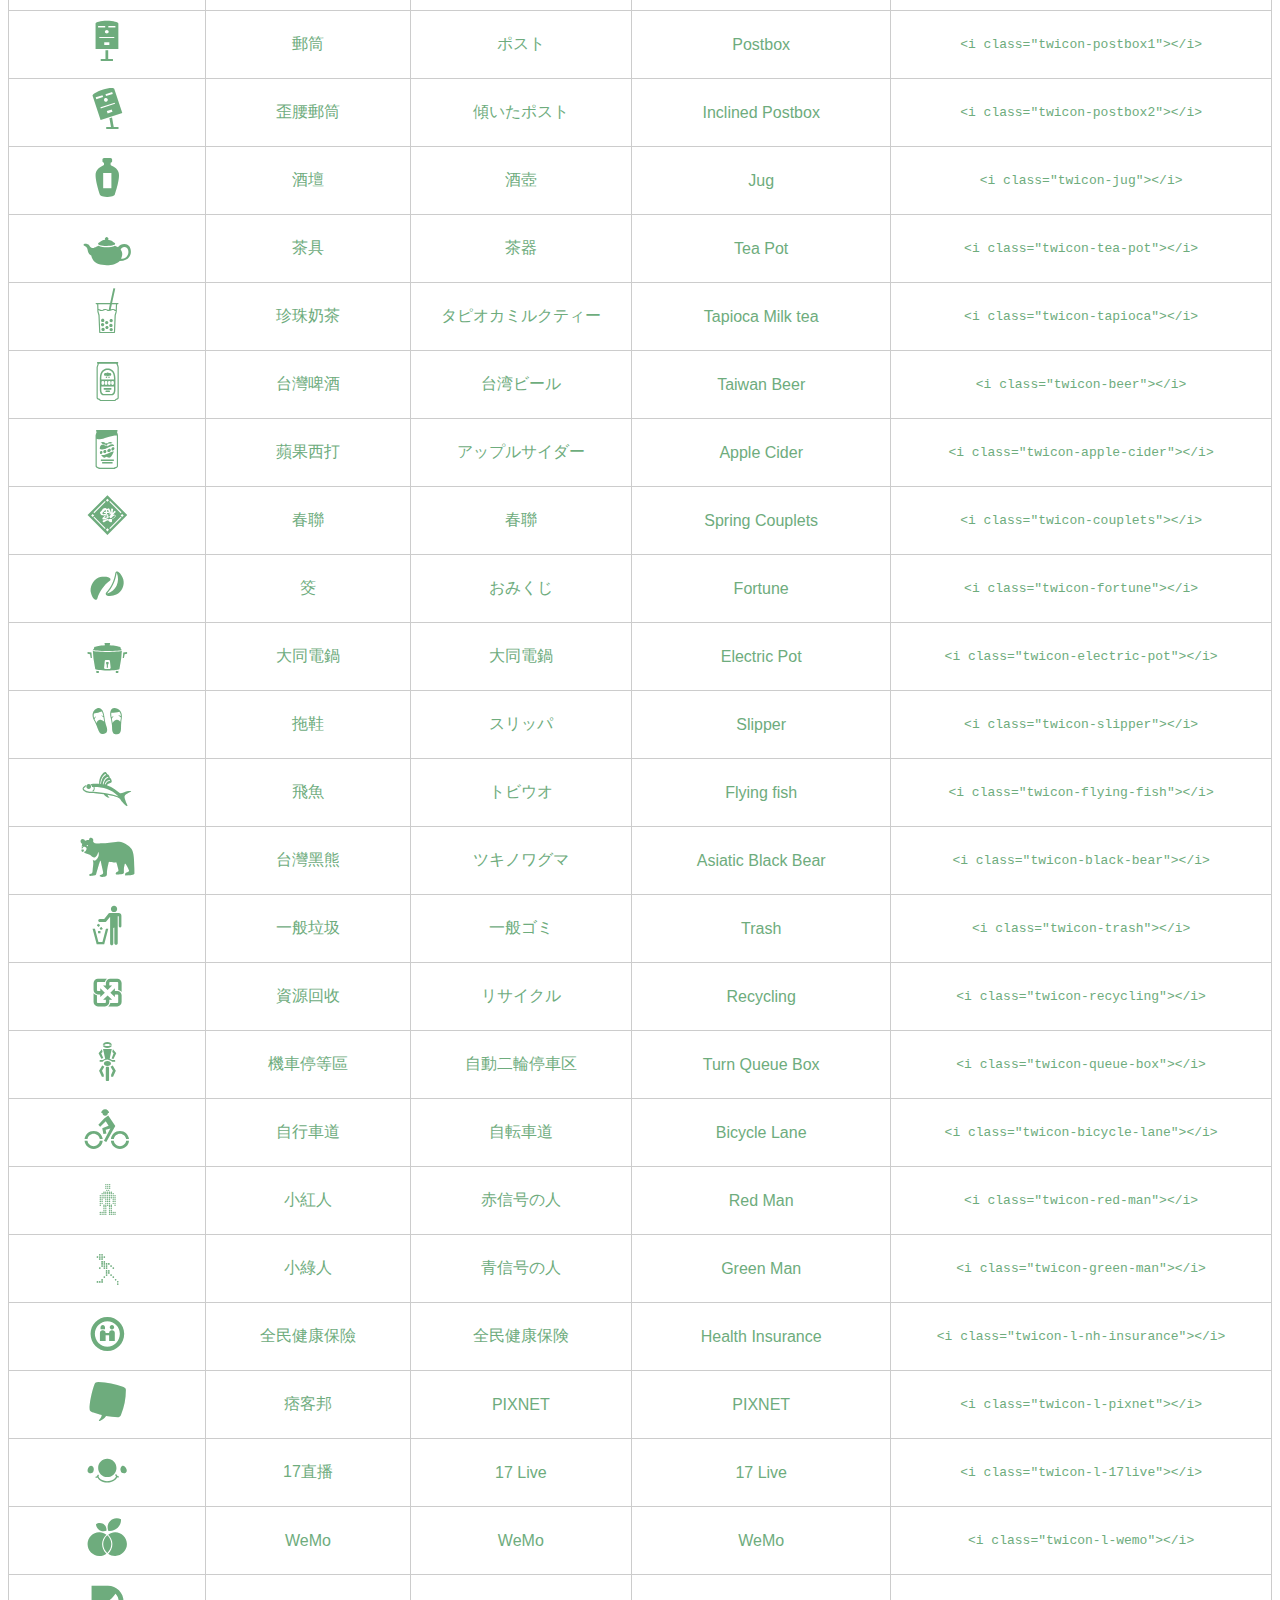
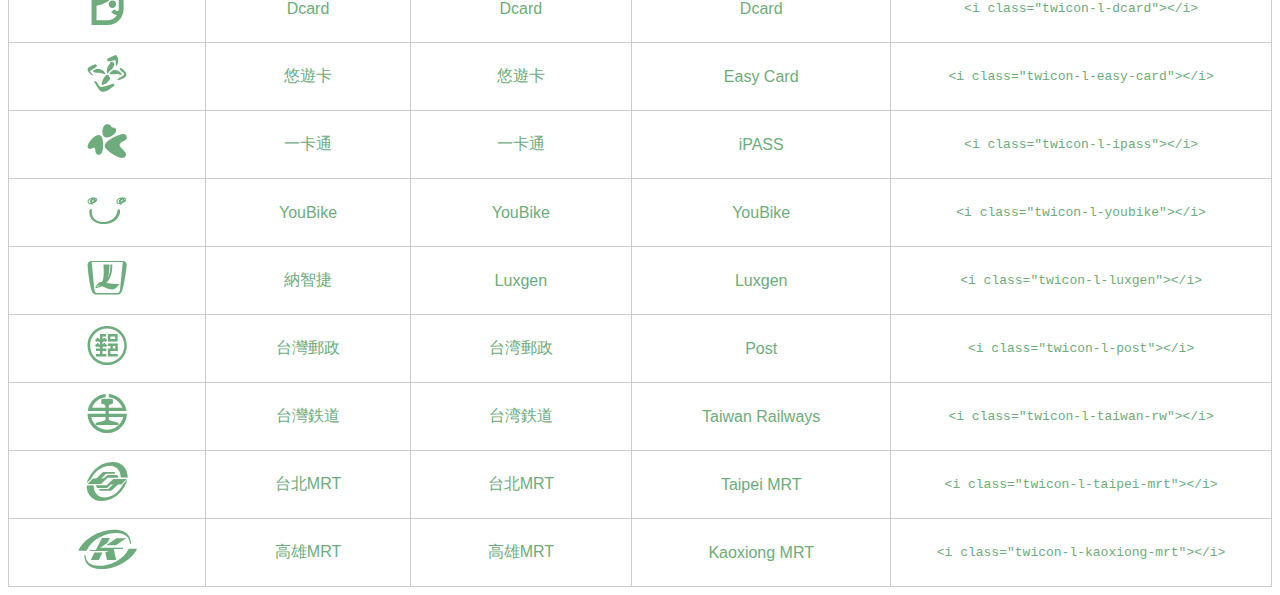
<file: Taiwan project/twicon/List.html>
<head>
 <title>一覽表|一覧表|List</title>
 <style type="text/css">
  table{
    width: 100%;
    border-collapse: collapse;
    border-spacing: 0;
    color:#6EAC7D;
    font-family: sans-serif ;
  }

  table th{
    padding: 10px 20px;
    text-align: center;
    border: 1px solid #ccc;
    background-color: #D9F2E7
  }

  table td{
    padding: 0px 20px;
    text-align: center;
    border: 1px solid #ccc;
  }

  table td.icon {
    font-family: "twicon" ;
    font-size: 3.5em ;
    border: 1px solid #ccc;
  }

  table tr:hover{
    background-color: #4A7756;
    color:#fff;
  }

  @font-face {
   font-family: 'twicon';
   src: url('twicon.woff') ;
   src: url('twicon.woff2') ;
  }
 </style>
</head>
<body>
 <p>
   感謝您下載我們的「Taiwan Icon Font ver.1000」!!!
 </p>
 <p>
   以Adobe Illustrater，Photoshop這種的設計軟體使用的話，copy下面最左邊的icon，貼在軟體上，設定字體「Taiwan icon 20」。
  <br>在網站(HTML)用的話、為了引用「twicon.css」&lt;head&gt;内加下面的code(需要的話自己調一下)，要貼的地方把「Mark up for web」的Code貼一下。
  <pre style="display:block;overflow-x:auto;padding:0.5em;color:#000;background:#f8f8ff"><code><span style="color:#000080;font-weight:normal">&lt;<span style="color:#000080;font-weight:normal">link</span> <span class="hljs-attr">rel</span>=<span style="color:#219161">&quot;stylesheet&quot;</span> <span class="hljs-attr">href</span>=<span style="color:#219161">&quot;twicon/twicon.css&quot;</span>&gt;</span></code></pre>

 <table>
  <tr>
    <th>Icons <small>(copy for DTP)</small></th>
    <th>中文</th>
    <th>日本語</th>
    <th>English</th>
    <th>Mark up for web</th>
  </tr>
  <tr>
    <td class="icon">ꀀ</td>
    <td>台灣民主旗</td>
    <td>台湾民主旗</td>
    <td>taiwan democracy flag</td>
    <td><code>&lt;i class="twicon-td-flag"&gt;&lt;/i&gt;</code></td>
  </tr>
  <tr>
    <td class="icon">ꀁ</td>
    <td>中華民國國旗</td>
    <td>中華民国国旗</td>
    <td>R.O.C Flag</td>
    <td><code>&lt;i class="twicon-roc-flag"&gt;&lt;/i&gt;</code></td>
  </tr>
  <tr>
    <td class="icon">ꀂ</td>
    <td>台灣島</td>
    <td>台湾本島</td>
    <td>Taiwan Main Island</td>
    <td><code>&lt;i class="twicon-main-island"&gt;&lt;/i&gt;</code></td>
  </tr>
  <tr>
    <td class="icon">ꀃ</td>
    <td>澎湖群島</td>
    <td>澎湖諸島</td>
    <td>Penghu Islands</td>
    <td><code>&lt;i class="twicon-penghu-islands"&gt;&lt;/i&gt;</code></td>
  </tr>
  <tr>
    <td class="icon">ꀄ</td>
    <td>金門島</td>
    <td>金門島</td>
    <td>Kinmen Main Island</td>
    <td><code>&lt;i class="twicon-kinmen-island"&gt;&lt;/i&gt;</code></td>
  </tr>
  <tr>
    <td class="icon">ꀅ</td>
    <td>綠島</td>
    <td>緑島</td>
    <td>Green Island</td>
    <td><code>&lt;i class="twicon-green-island"&gt;&lt;/i&gt;</code></td>
  </tr>
  <tr>
    <td class="icon">ꀆ</td>
    <td>琉球嶼</td>
    <td>小琉球</td>
    <td>Lamay Island</td>
    <td><code>&lt;i class="twicon-lamay-island"&gt;&lt;/i&gt;</code></td>
  </tr>
  <tr>
    <td class="icon">ꀇ</td>
    <td>龜山島</td>
    <td>亀山島</td>
    <td>Gueishan Island</td>
    <td><code>&lt;i class="twicon-gueishan-island"&gt;&lt;/i&gt;</code></td>
  </tr>
  <tr>
    <td class="icon">ꀈ</td>
    <td>蘭嶼</td>
    <td>蘭嶼</td>
    <td>Orchid Island</td>
    <td><code>&lt;i class="twicon-orchid-island"&gt;&lt;/i&gt;</code></td>
  </tr>
  <tr>
    <td class="icon">ꀉ</td>
    <td>六氏先生之墓</td>
    <td>六氏先生の墓</td>
    <td>grave of rokushisense</td>
    <td><code>&lt;i class="twicon-grave-sense"&gt;&lt;/i&gt;</code></td>
  </tr>
  <tr>
    <td class="icon">ꀊ</td>
    <td>中正紀念堂</td>
    <td>中正紀念堂</td>
    <td>CKS Memorial Hall</td>
    <td><code>&lt;i class="twicon-cks-hall"&gt;&lt;/i&gt;</code></td>
  </tr>
  <tr>
    <td class="icon">ꀋ</td>
    <td>中正紀念堂大門</td>
    <td>中正紀念堂の門</td>
    <td>Gate of CKS Hall</td>
    <td><code>&lt;i class="twicon-gate-cks"&gt;&lt;/i&gt;</code></td>
  </tr>
  <tr>
    <td class="icon">ꀌ</td>
    <td>總統府</td>
    <td>総統府</td>
    <td>Office of the president</td>
    <td><code>&lt;i class="twicon-president-office"&gt;&lt;/i&gt;</code></td>
  </tr>
  <tr>
    <td class="icon">ꀍ</td>
    <td>台北101</td>
    <td>台北101</td>
    <td>Taipei101</td>
    <td><code>&lt;i class="twicon-taipei101"&gt;&lt;/i&gt;</code></td>
  </tr>
  <tr>
    <td class="icon">ꀎ</td>
    <td>故宮博物館</td>
    <td>故宮博物院</td>
    <td>National place Museum</td>
    <td><code>&lt;i class="twicon-np-mus"&gt;&lt;/i&gt;</code></td>
  </tr>
  <tr>
    <td class="icon">ꀏ</td>
    <td>國民革命忠烈祠</td>
    <td>国民革命忠烈祠</td>
    <td>Martyr's Shrine in Taipei</td>
    <td><code>&lt;i class="twicon-shrine-tp"&gt;&lt;/i&gt;</code></td>
  </tr>
  <tr>
    <td class="icon">ꀐ</td>
    <td>龍山寺</td>
    <td>龍山寺</td>
    <td>Longshan Temple</td>
    <td><code>&lt;i class="twicon-longshan-tmp"&gt;&lt;/i&gt;</code></td>
  </tr>
  <tr>
    <td class="icon">ꀑ</td>
    <td>國父紀念館</td>
    <td>国父記念館</td>
    <td>Sun Yat-sen Memorial Hall</td>
    <td><code>&lt;i class="twicon-sys-hall"&gt;&lt;/i&gt;</code></td>
  </tr>
  <tr>
    <td class="icon">ꀒ</td>
    <td>孔子廟</td>
    <td>孔子廟</td>
    <td>Confucius Temple</td>
    <td><code>&lt;i class="twicon-confucius-tmp"&gt;&lt;/i&gt;</code></td>
  </tr>
  <tr>
    <td class="icon">ꀓ</td>
    <td>行天宮</td>
    <td>行天宮</td>
    <td>Xingtian Temple</td>
    <td><code>&lt;i class="twicon-xingtian-tmp"&gt;&lt;/i&gt;</code></td>
  </tr>
  <tr>
    <td class="icon">ꀔ</td>
    <td>國立台灣博物館</td>
    <td>国立台湾博物館</td>
    <td>National Taiwan Museum</td>
    <td><code>&lt;i class="twicon-nt-mus"&gt;&lt;/i&gt;</code></td>
  </tr>
  <tr>
    <td class="icon">ꀕ</td>
    <td>圓山大飯</td>
    <td>圓山大飯</td>
    <td>Grand Hotel</td>
    <td><code>&lt;i class="twicon-grand-hotel"&gt;&lt;/i&gt;</code></td>
  </tr>
  <tr>
    <td class="icon">ꀖ</td>
    <td>ニニ八平和記念公園</td>
    <td>ニニ八平和記念公園</td>
    <td>228 Peace Memorial Park</td>
    <td><code>&lt;i class="twicon-228-park"&gt;&lt;/i&gt;</code></td>
  </tr>
  <tr>
    <td class="icon">ꀗ</td>
    <td>紅毛城</td>
    <td>紅毛城</td>
    <td>Fort San Domingo</td>
    <td><code>&lt;i class="twicon-san-domingo"&gt;&lt;/i&gt;</code></td>
  </tr>
  <tr>
    <td class="icon">ꀘ</td>
    <td>饒河夜市</td>
    <td>饒河夜市</td>
    <td>Raohe Street Night Market</td>
    <td><code>&lt;i class="twicon-raohe-nm"&gt;&lt;/i&gt;</code></td>
  </tr>
  <tr>
    <td class="icon">ꀙ</td>
    <td>西門紅樓</td>
    <td>西門紅楼</td>
    <td>Red House Theater</td>
    <td><code>&lt;i class="twicon-red-house"&gt;&lt;/i&gt;</code></td>
  </tr>
  <tr>
    <td class="icon">ꀚ</td>
    <td>臺北府城北門</td>
    <td>台北城北門</td>
    <td>Beimen</td>
    <td><code>&lt;i class="twicon-beimen"&gt;&lt;/i&gt;</code></td>
  </tr>
  <tr>
    <td class="icon">ꀛ</td>
    <td>臺北府城小南門</td>
    <td>台北府城小南門</td>
    <td>Xiaonanmen</td>
    <td><code>&lt;i class="twicon-xiaonanmen"&gt;&lt;/i&gt;</code></td>
  </tr>
  <tr>
    <td class="icon">ꀜ</td>
    <td>台北站</td>
    <td>台北駅</td>
    <td>Taipei Station</td>
    <td><code>&lt;i class="twicon-taipei-stn"&gt;&lt;/i&gt;</code></td>
  </tr>
  <tr>
    <td class="icon">ꀝ</td>
    <td>安平古堡</td>
    <td>安平古堡</td>
    <td>Fort Zeelandia</td>
    <td><code>&lt;i class="twicon-zeelandia"&gt;&lt;/i&gt;</code></td>
  </tr>
  <tr>
    <td class="icon">ꀞ</td>
    <td>億載金城</td>
    <td>億載金城</td>
    <td>Eternal Golden Castle</td>
    <td><code>&lt;i class="twicon-eg-castle"&gt;&lt;/i&gt;</code></td>
  </tr>
  <tr>
    <td class="icon">ꀟ</td>
    <td>赤崁樓</td>
    <td>赤カン楼</td>
    <td>Fort Provintia</td>
    <td><code>&lt;i class="twicon-provintia"&gt;&lt;/i&gt;</code></td>
  </tr>
  <tr>
    <td class="icon">ꀠ</td>
    <td>八田與一雕像</td>
    <td>八田與一像</td>
    <td>Statue of Yoichi Hatta</td>
    <td><code>&lt;i class="twicon-hy-statue"&gt;&lt;/i&gt;</code></td>
  </tr>
  <tr>
    <td class="icon">ꀡ</td>
    <td>高雄85大樓</td>
    <td>高雄85ビル</td>
    <td>85 Sky Tower</td>
    <td><code>&lt;i class="twicon-85tower"&gt;&lt;/i&gt;</code></td>
  </tr>
  <tr>
    <td class="icon">ꀢ</td>
    <td>美麗島站</td>
    <td>美麗島駅</td>
    <td>Formosa Boulevard Station</td>
    <td><code>&lt;i class="twicon-fb-stn"&gt;&lt;/i&gt;</code></td>
  </tr>
  <tr>
    <td class="icon">ꀣ</td>
    <td>蓮池潭老虎塔</td>
    <td>蓮池潭老虎塔</td>
    <td>Dragon and Tiger Pagoda</td>
    <td><code>&lt;i class="twicon-dt-pagoda"&gt;&lt;/i&gt;</code></td>
  </tr>
  <tr>
    <td class="icon">ꀤ</td>
    <td>天主教玫瑰堂</td>
    <td>ロザリオ大聖堂</td>
    <td>Rosary Catholic Church</td>
    <td><code>&lt;i class="twicon-rosary-church"&gt;&lt;/i&gt;</code></td>
  </tr>
  <tr>
    <td class="icon">ꀥ</td>
    <td>龍騰断橋</td>
    <td>龍騰断橋</td>
    <td>Longteng Bridge</td>
    <td><code>&lt;i class="twicon-longteng-brg"&gt;&lt;/i&gt;</code></td>
  </tr>
  <tr>
    <td class="icon">ꀦ</td>
    <td>蘭陽博物館</td>
    <td>蘭陽博物館</td>
    <td>Lanyang museum</td>
    <td><code>&lt;i class="twicon-ly-museum"&gt;&lt;/i&gt;</code></td>
  </tr>
  <tr>
    <td class="icon">ꀧ</td>
    <td>情人橋</td>
    <td>情人橋</td>
    <td>Tamsui Lover's Bridge</td>
    <td><code>&lt;i class="twicon-lovers-brg"&gt;&lt;/i&gt;</code></td>
  </tr>
  <tr>
    <td class="icon">ꀨ</td>
    <td>北投溫泉博物館</td>
    <td>北投温泉記念館</td>
    <td>Beitou Hotspring Museum</td>
    <td><code>&lt;i class="twicon-hotspring-mus"&gt;&lt;/i&gt;</code></td>
  </tr>
  <tr>
    <td class="icon">ꀩ</td>
    <td>東海大學</td>
    <td>東海大学</td>
    <td>Tunghai University</td>
    <td><code>&lt;i class="twicon-tunghai-uni"&gt;&lt;/i&gt;</code></td>
  </tr>
  <tr>
    <td class="icon">ꀪ</td>
    <td>國立台中公園</td>
    <td>国立台中公園湖心亭</td>
    <td>Taichung Park</td>
    <td><code>&lt;i class="twicon-taichung-park"&gt;&lt;/i&gt;</code></td>
  </tr>
  <tr>
    <td class="icon">ꀫ</td>
    <td>女王頭</td>
    <td>クイーンズヘッド</td>
    <td>Queen's Head</td>
    <td><code>&lt;i class="twicon-queens-head"&gt;&lt;/i&gt;</code></td>
  </tr>
  <tr>
    <td class="icon">ꀬ</td>
    <td>臺中國家歌劇院</td>
    <td>台中国家歌劇院</td>
    <td>National Taichung Theater</td>
    <td><code>&lt;i class="twicon-ntc-theater"&gt;&lt;/i&gt;</code></td>
  </tr>
  <tr>
    <td class="icon">ꀭ</td>
    <td>八卦山大仏</td>
    <td>八卦山大仏</td>
    <td>Buddha in Bagua Mountain</td>
    <td><code>&lt;i class="twicon-bagua"&gt;&lt;/i&gt;</code></td>
  </tr>
  <tr>
    <td class="icon">ꀮ</td>
    <td>佛光山寺</td>
    <td>佛光山寺</td>
    <td>Fo Guang Shan Temple</td>
    <td><code>&lt;i class="twicon-foguangshan"&gt;&lt;/i&gt;</code></td>
  </tr>
  <tr>
    <td class="icon">ꀯ</td>
    <td>花瓶石</td>
    <td>花瓶石</td>
    <td>Vase Rock</td>
    <td><code>&lt;i class="twicon-vase-rock"&gt;&lt;/i&gt;</code></td>
  </tr>
  <tr>
    <td class="icon">ꀰ</td>
    <td>北迴歸線標牌</td>
    <td>静浦北回帰線標誌</td>
    <td>Tropic of Cancer</td>
    <td><code>&lt;i class="twicon-tropic-cancer"&gt;&lt;/i&gt;</code></td>
  </tr>
  <tr>
    <td class="icon">ꀱ</td>
    <td>富貴角燈塔</td>
    <td>富貴角灯台</td>
    <td>Fuguijiao Lighthouse</td>
    <td><code>&lt;i class="twicon-fuguijiao-lh"&gt;&lt;/i&gt;</code></td>
  </tr>
  <tr>
    <td class="icon">ꀲ</td>
    <td>漁翁島燈塔</td>
    <td>漁翁島灯台</td>
    <td>Yuwengdao Lighthouse</td>
    <td><code>&lt;i class="twicon-yuweng-lh"&gt;&lt;/i&gt;</code></td>
  </tr>
  <tr>
    <td class="icon">ꀳ</td>
    <td>鵝鑾鼻燈塔</td>
    <td>ガランビ灯台</td>
    <td>Eluanbi Lighthouse</td>
    <td><code>&lt;i class="twicon-eluanbi-lh"&gt;&lt;/i&gt;</code></td>
  </tr>
  <tr>
    <td class="icon">ꀴ</td>
    <td>嘉農棒球隊銅像</td>
    <td>嘉義カノウ像</td>
    <td>Staue of kano</td>
    <td><code>&lt;i class="twicon-kano-staue"&gt;&lt;/i&gt;</code></td>
  </tr>
  <tr>
    <td class="icon">ꀵ</td>
    <td>二沙灣砲臺</td>
    <td>二沙湾砲台</td>
    <td>Ershawan Battery</td>
    <td><code>&lt;i class="twicon-ershawan"&gt;&lt;/i&gt;</code></td>
  </tr>
  <tr>
    <td class="icon">ꀶ</td>
    <td>中華橋</td>
    <td>中華橋</td>
    <td>Chinese Bridge</td>
    <td><code>&lt;i class="twicon-bridge"&gt;&lt;/i&gt;</code></td>
  </tr>
  <tr>
    <td class="icon">ꀷ</td>
    <td>熱氣球</td>
    <td>熱氣球</td>
    <td>hot‐air balloon</td>
    <td><code>&lt;i class="twicon-balloon"&gt;&lt;/i&gt;</code></td>
  </tr>
  <tr>
    <td class="icon">ꀸ</td>
    <td>台鐵</td>
    <td>台湾鉄道</td>
    <td>Taiwan Railways</td>
    <td><code>&lt;i class="twicon-taiwan-rw"&gt;&lt;/i&gt;</code></td>
  </tr>
  <tr>
    <td class="icon">ꀹ</td>
    <td>台北捷運</td>
    <td>台北 MRT</td>
    <td>Taipei MRT</td>
    <td><code>&lt;i class="twicon-taipei-mrt"&gt;&lt;/i&gt;</code></td>
  </tr>
  <tr>
    <td class="icon">ꀺ</td>
    <td>阿里山林業鐵路</td>
    <td>阿里山森林鉄路</td>
    <td>Alishan Forest Railway</td>
    <td><code>&lt;i class="twicon-alishan-rw"&gt;&lt;/i&gt;</code></td>
  </tr>
  <tr>
    <td class="icon">ꀻ</td>
    <td>高鐵</td>
    <td>高速鉄道</td>
    <td>Taiwan High Speed Rail</td>
    <td><code>&lt;i class="twicon-high-speed-rail"&gt;&lt;/i&gt;</code></td>
  </tr>
  <tr>
    <td class="icon">ꀼ</td>
    <td>貓空纜車</td>
    <td>猫空ロープウェイ</td>
    <td>Maokong Gondola</td>
    <td><code>&lt;i class="twicon-gondola"&gt;&lt;/i&gt;</code></td>
  </tr>
  <tr>
    <td class="icon">ꀽ</td>
    <td>YouBike</td>
    <td>YouBike</td>
    <td>YouBike</td>
    <td><code>&lt;i class="twicon-youbike"&gt;&lt;/i&gt;</code></td>
  </tr>
  <tr>
    <td class="icon">ꀾ</td>
    <td>雅美族舟艇</td>
    <td>ヤミ族のボート</td>
    <td>Yami's Fishing Boat</td>
    <td><code>&lt;i class="twicon-yami-boat"&gt;&lt;/i&gt;</code></td>
  </tr>
  <tr>
    <td class="icon">ꀿ</td>
    <td>龍舟</td>
    <td>ドラゴンボート</td>
    <td>Dragon Boat</td>
    <td><code>&lt;i class="twicon-dragon-boat"&gt;&lt;/i&gt;</code></td>
  </tr>
  <tr>
    <td class="icon">ꁀ</td>
    <td>紙燈籠1</td>
    <td>提灯1</td>
    <td>Lantern 1</td>
    <td><code>&lt;i class="twicon-lantern1"&gt;&lt;/i&gt;</code></td>
  </tr>
  <tr>
    <td class="icon">ꁁ</td>
    <td>紙燈籠2</td>
    <td>提灯2</td>
    <td>Lantern 2</td>
    <td><code>&lt;i class="twicon-lantern2"&gt;&lt;/i&gt;</code></td>
  </tr>
  <tr>
    <td class="icon">ꁂ</td>
    <td>天燈</td>
    <td>天灯</td>
    <td>Sky Lantern</td>
    <td><code>&lt;i class="twicon-sky-lantern"&gt;&lt;/i&gt;</code></td>
  </tr>
  <tr>
    <td class="icon">ꁃ</td>
    <td>茄芷袋</td>
    <td>ナイロンバッグ</td>
    <td>Taiwanese Bag</td>
    <td><code>&lt;i class="twicon-taiwanese-bag"&gt;&lt;/i&gt;</code></td>
  </tr>
  <tr>
    <td class="icon">ꁄ</td>
    <td>郵筒</td>
    <td>ポスト</td>
    <td>Postbox</td>
    <td><code>&lt;i class="twicon-postbox1"&gt;&lt;/i&gt;</code></td>
  </tr>
  <tr>
    <td class="icon">ꁅ</td>
    <td>歪腰郵筒</td>
    <td>傾いたポスト</td>
    <td>Inclined Postbox</td>
    <td><code>&lt;i class="twicon-postbox2"&gt;&lt;/i&gt;</code></td>
  </tr>
  <tr>
    <td class="icon">ꁆ</td>
    <td>酒壇</td>
    <td>酒壺</td>
    <td>Jug</td>
    <td><code>&lt;i class="twicon-jug"&gt;&lt;/i&gt;</code></td>
  </tr>
  <tr>
    <td class="icon">ꁇ</td>
    <td>茶具</td>
    <td>茶器</td>
    <td>Tea Pot</td>
    <td><code>&lt;i class="twicon-tea-pot"&gt;&lt;/i&gt;</code></td>
  </tr>
  <tr>
    <td class="icon">ꁈ</td>
    <td>珍珠奶茶</td>
    <td>タピオカミルクティー</td>
    <td>Tapioca Milk tea</td>
    <td><code>&lt;i class="twicon-tapioca"&gt;&lt;/i&gt;</code></td>
  </tr>
  <tr>
    <td class="icon">ꁉ</td>
    <td>台灣啤酒</td>
    <td>台湾ビール</td>
    <td>Taiwan Beer</td>
    <td><code>&lt;i class="twicon-beer"&gt;&lt;/i&gt;</code></td>
  </tr>
  <tr>
    <td class="icon">ꁊ</td>
    <td>蘋果西打</td>
    <td>アップルサイダー</td>
    <td>Apple Cider</td>
    <td><code>&lt;i class="twicon-apple-cider"&gt;&lt;/i&gt;</code></td>
  </tr>
  <tr>
    <td class="icon">ꁋ</td>
    <td>春聯</td>
    <td>春聯</td>
    <td>Spring Couplets</td>
    <td><code>&lt;i class="twicon-couplets"&gt;&lt;/i&gt;</code></td>
  </tr>
  <tr>
    <td class="icon">ꁌ</td>
    <td>筊</td>
    <td>おみくじ</td>
    <td>Fortune</td>
    <td><code>&lt;i class="twicon-fortune"&gt;&lt;/i&gt;</code></td>
  </tr>
  <tr>
    <td class="icon">ꁍ</td>
    <td>大同電鍋</td>
    <td>大同電鍋</td>
    <td>Electric Pot</td>
    <td><code>&lt;i class="twicon-electric-pot"&gt;&lt;/i&gt;</code></td>
  </tr>
  <tr>
    <td class="icon">ꁎ</td>
    <td>拖鞋</td>
    <td>スリッパ</td>
    <td>Slipper</td>
    <td><code>&lt;i class="twicon-slipper"&gt;&lt;/i&gt;</code></td>
  </tr>
  <tr>
    <td class="icon">ꁏ</td>
    <td>飛魚</td>
    <td>トビウオ</td>
    <td>Flying fish</td>
    <td><code>&lt;i class="twicon-flying-fish"&gt;&lt;/i&gt;</code></td>
  </tr>
  <tr>
    <td class="icon">ꁐ</td>
    <td>台灣黑熊</td>
    <td>ツキノワグマ</td>
    <td>Asiatic Black Bear</td>
    <td><code>&lt;i class="twicon-black-bear"&gt;&lt;/i&gt;</code></td>
  </tr>
  <tr>
    <td class="icon">ꁒ</td>
    <td>一般垃圾</td>
    <td>一般ゴミ</td>
    <td>Trash</td>
    <td><code>&lt;i class="twicon-trash"&gt;&lt;/i&gt;</code></td>
  </tr>
  <tr>
    <td class="icon">ꁑ</td>
    <td>資源回收</td>
    <td>リサイクル</td>
    <td>Recycling</td>
    <td><code>&lt;i class="twicon-recycling"&gt;&lt;/i&gt;</code></td>
  </tr>
  <tr>
    <td class="icon">ꁓ</td>
    <td>機車停等區</td>
    <td>自動二輪停車区</td>
    <td>Turn Queue Box</td>
    <td><code>&lt;i class="twicon-queue-box"&gt;&lt;/i&gt;</code></td>
  </tr>
  <tr>
    <td class="icon">ꁔ</td>
    <td>自行車道</td>
    <td>自転車道</td>
    <td>Bicycle Lane</td>
    <td><code>&lt;i class="twicon-bicycle-lane"&gt;&lt;/i&gt;</code></td>
  </tr>
  <tr>
    <td class="icon">ꁕ</td>
    <td>小紅人</td>
    <td>赤信号の人</td>
    <td>Red Man</td>
    <td><code>&lt;i class="twicon-red-man"&gt;&lt;/i&gt;</code></td>
  </tr>
  <tr>
    <td class="icon">ꁖ</td>
    <td>小綠人</td>
    <td>青信号の人</td>
    <td>Green Man</td>
    <td><code>&lt;i class="twicon-green-man"&gt;&lt;/i&gt;</code></td>
  </tr>
  <tr>
    <td class="icon">ꁗ</td>
    <td>全民健康保險</td>
    <td>全民健康保険</td>
    <td>Health Insurance</td>
    <td><code>&lt;i class="twicon-l-nh-insurance"&gt;&lt;/i&gt;</code></td>
  </tr>
  <tr>
    <td class="icon">ꁘ</td>
    <td>痞客邦</td>
    <td>PIXNET</td>
    <td>PIXNET</td>
    <td><code>&lt;i class="twicon-l-pixnet"&gt;&lt;/i&gt;</code></td>
  </tr>
  <tr>
    <td class="icon">ꁙ</td>
    <td>17直播</td>
    <td>17 Live</td>
    <td>17 Live</td>
    <td><code>&lt;i class="twicon-l-17live"&gt;&lt;/i&gt;</code></td>
  </tr>
  <tr>
    <td class="icon">ꁚ</td>
    <td>WeMo</td>
    <td>WeMo</td>
    <td>WeMo</td>
    <td><code>&lt;i class="twicon-l-wemo"&gt;&lt;/i&gt;</code></td>
  </tr>
  <tr>
    <td class="icon">ꁛ</td>
    <td>Dcard</td>
    <td>Dcard</td>
    <td>Dcard</td>
    <td><code>&lt;i class="twicon-l-dcard"&gt;&lt;/i&gt;</code></td>
  </tr>
  <tr>
    <td class="icon">ꁜ</td>
    <td>悠遊卡</td>
    <td>悠遊卡</td>
    <td>Easy Card</td>
    <td><code>&lt;i class="twicon-l-easy-card"&gt;&lt;/i&gt;</code></td>
  </tr>
  <tr>
    <td class="icon">ꁝ</td>
    <td>一卡通</td>
    <td>一卡通</td>
    <td>iPASS</td>
    <td><code>&lt;i class="twicon-l-ipass"&gt;&lt;/i&gt;</code></td>
  </tr>
  <tr>
    <td class="icon">ꁞ</td>
    <td>YouBike</td>
    <td>YouBike</td>
    <td>YouBike</td>
    <td><code>&lt;i class="twicon-l-youbike"&gt;&lt;/i&gt;</code></td>
  </tr>
  <tr>
    <td class="icon">ꁟ</td>
    <td>納智捷</td>
    <td>Luxgen</td>
    <td>Luxgen</td>
    <td><code>&lt;i class="twicon-l-luxgen"&gt;&lt;/i&gt;</code></td>
  </tr>
  <tr>
    <td class="icon">ꁠ</td>
    <td>台灣郵政</td>
    <td>台湾郵政</td>
    <td>Post</td>
    <td><code>&lt;i class="twicon-l-post"&gt;&lt;/i&gt;</code></td>
  </tr>
  <tr>
    <td class="icon">ꁡ</td>
    <td>台灣鉄道</td>
    <td>台湾鉄道</td>
    <td>Taiwan Railways</td>
    <td><code>&lt;i class="twicon-l-taiwan-rw"&gt;&lt;/i&gt;</code></td>
  </tr>
  <tr>
    <td class="icon">ꁢ</td>
    <td>台北MRT</td>
    <td>台北MRT</td>
    <td>Taipei MRT</td>
    <td><code>&lt;i class="twicon-l-taipei-mrt"&gt;&lt;/i&gt;</code></td>
  </tr>
  <tr>
    <td class="icon">ꁣ</td>
    <td>高雄MRT</td>
    <td>高雄MRT</td>
    <td>Kaoxiong MRT</td>
    <td><code>&lt;i class="twicon-l-kaoxiong-mrt"&gt;&lt;/i&gt;</code></td>
  </tr>
 </table>
</body>
</file>
<file: hawai/styles/style.css>
* {
  padding: 0;
  margin: 0;
  -webkit-box-sizing: border-box;
          box-sizing: border-box;
  font-family: "Noto Sans TC", sans-serif;
}

h1,
h2,
h3,
h4,
h5,
h6 {
  font-weight: normal;
}

header {
  display: -webkit-box;
  display: -ms-flexbox;
  display: flex;
  -webkit-box-align: center;
      -ms-flex-align: center;
          align-items: center;
  -ms-flex-wrap: wrap;
      flex-wrap: wrap;
  position: -webkit-sticky;
  position: sticky;
  top: 0;
  z-index: 5;
  background-color: white;
  -webkit-box-shadow: 3px 3px 5px 1px #6b6b6b;
          box-shadow: 3px 3px 5px 1px #6b6b6b;
}

header div.logo {
  display: -webkit-box;
  display: -ms-flexbox;
  display: flex;
  -webkit-box-align: center;
      -ms-flex-align: center;
          align-items: center;
  -webkit-box-flex: 5;
      -ms-flex: 5 1 400px;
          flex: 5 1 400px;
  margin-left: 2em;
}

header div.logo img {
  width: 6vw;
  height: 6vw;
}

header nav {
  -webkit-box-flex: 2;
      -ms-flex: 2 1 400px;
          flex: 2 1 400px;
}

header nav ul {
  display: -webkit-box;
  display: -ms-flexbox;
  display: flex;
  list-style-type: none;
  -ms-flex-pack: distribute;
      justify-content: space-around;
}

header nav ul li a {
  color: #09777d;
  text-decoration: none;
  font-size: 1.35rem;
}

main section.backImage {
  min-height: 90vh;
  width: 100%;
  background-image: url("../Pictures/pexels-photo-416676.jpeg");
  background-size: cover;
  background-position: center;
  position: relative;
  z-index: 0;
  display: -webkit-box;
  display: -ms-flexbox;
  display: flex;
  -webkit-box-pack: center;
      -ms-flex-pack: center;
          justify-content: center;
  -webkit-box-align: center;
      -ms-flex-align: center;
          align-items: center;
  -webkit-box-orient: vertical;
  -webkit-box-direction: normal;
      -ms-flex-direction: column;
          flex-direction: column;
  text-align: center;
}

main section.backImage h3 {
  font-size: 3.5rem;
  color: white;
  margin: 2rem 0rem;
}

main section.backImage button.start {
  background-color: #3bf0e5;
  padding: 0.75rem 1.5rem;
  font-size: 1.75rem;
  color: black;
  border: none;
  border-radius: 1rem;
  cursor: pointer;
}

main section.backImage div.filter {
  background-color: rgba(0, 0, 0, 0.2);
  width: 100%;
  min-height: 90vh;
  position: absolute;
  top: 0;
  z-index: -1;
}

main section.second {
  display: -webkit-box;
  display: -ms-flexbox;
  display: flex;
  -webkit-box-orient: vertical;
  -webkit-box-direction: normal;
      -ms-flex-direction: column;
          flex-direction: column;
  -webkit-box-align: center;
      -ms-flex-align: center;
          align-items: center;
  text-align: center;
}

main section.second h2 {
  font: 2rem;
  margin: 2rem 0rem;
}

main section.second section.cards {
  display: -webkit-box;
  display: -ms-flexbox;
  display: flex;
  width: 80%;
  min-height: 80vh;
  -ms-flex-wrap: wrap;
      flex-wrap: wrap;
}

main section.second section.cards div.card {
  display: -webkit-box;
  display: -ms-flexbox;
  display: flex;
  -webkit-box-orient: vertical;
  -webkit-box-direction: normal;
      -ms-flex-direction: column;
          flex-direction: column;
  -webkit-box-align: center;
      -ms-flex-align: center;
          align-items: center;
  -ms-flex-pack: distribute;
      justify-content: space-around;
  padding: 1rem;
  -webkit-box-flex: 1;
      -ms-flex: 1 1 300px;
          flex: 1 1 300px;
}

main section.second section.cards div.card img {
  margin: 1rem 0rem;
  width: 15vw;
  height: 15vw;
  border-radius: 50%;
}

main section.second section.cards div.card h4 {
  margin: 1rem 0rem;
  font-size: 2rem;
}

main section.second section.cards div.card p {
  font-size: 1.25rem;
}

main section.second section.cards div.card a {
  margin: 1rem 0rem;
  text-decoration: none;
  padding: 1rem 1.5rem;
  background-color: #09777d;
  color: white;
  font-size: 1.25rem;
}

footer {
  display: -webkit-box;
  display: -ms-flexbox;
  display: flex;
  -webkit-box-orient: vertical;
  -webkit-box-direction: normal;
      -ms-flex-direction: column;
          flex-direction: column;
  -webkit-box-align: center;
      -ms-flex-align: center;
          align-items: center;
  min-height: 40vh;
  -ms-flex-pack: distribute;
      justify-content: space-around;
  background-color: #cfcfcf;
}

footer div.logo {
  display: -webkit-box;
  display: -ms-flexbox;
  display: flex;
  -webkit-box-align: center;
      -ms-flex-align: center;
          align-items: center;
}

footer div.logo img {
  width: 6vw;
  height: 6vw;
}

footer nav {
  width: 30%;
}

footer nav ul {
  display: -webkit-box;
  display: -ms-flexbox;
  display: flex;
  list-style-type: none;
  width: 100%;
  -ms-flex-pack: distribute;
      justify-content: space-around;
  -ms-flex-wrap: wrap;
      flex-wrap: wrap;
}

footer nav ul li {
  -ms-flex-preferred-size: 100px;
      flex-basis: 100px;
}

footer nav ul li a {
  color: black;
  font-weight: 600;
  text-decoration: none;
  font-size: 1.35rem;
}

footer section.links a {
  margin: 0rem 1rem;
}

footer section.links a img {
  width: 5vw;
  height: 5vw;
}

@media screen and (max-width: 700px) {
  main section.second section.cards div.card img {
    width: 40vw;
    height: 40vw;
  }
}

@media screen and (max-width: 550px) {
  header div.logo {
    margin-left: 0.5em;
  }
  header div.logo img {
    width: 15vw;
    height: 15vw;
  }
  footer div.logo {
    margin-left: 0.5em;
  }
  footer div.logo img {
    width: 15vw;
    height: 15vw;
  }
  footer section.links a img {
    width: 10vw;
    height: 10vw;
    margin: 1rem;
  }
}
/*# sourceMappingURL=style.css.map */
</file>
<file: TODO list/styles/styles.css>
* {
  margin: 0;
  padding: 0;
  -webkit-box-sizing: border-box;
          box-sizing: border-box;
}

i {
  pointer-events: none;
}

body {
  background: -webkit-gradient(linear, left top, right top, from(#5482ff), to(#64ff86));
  background: linear-gradient(90deg, #5482ff, #64ff86);
}

header {
  height: 20vh;
  display: -webkit-box;
  display: -ms-flexbox;
  display: flex;
  -webkit-box-pack: center;
      -ms-flex-pack: center;
          justify-content: center;
  -webkit-box-align: center;
      -ms-flex-align: center;
          align-items: center;
}

header h1 {
  color: white;
  font-size: 3rem;
}

form {
  display: -webkit-box;
  display: -ms-flexbox;
  display: flex;
  -webkit-box-pack: center;
      -ms-flex-pack: center;
          justify-content: center;
  -webkit-box-align: center;
      -ms-flex-align: center;
          align-items: center;
  /* Chrome, Safari, Edge, Opera */
  /* Firefox */
}

form input,
form button {
  border: none;
  padding: 0.25rem, 0.5rem;
  font-size: 1.75rem;
  margin: 0.1rem;
}

form input[type="number"] {
  width: 50px;
  text-align: center;
}

form input::-webkit-outer-spin-button,
form input::-webkit-inner-spin-button {
  -webkit-appearance: none;
}

form input[type="number"] {
  -moz-appearance: textfield;
}

form button {
  cursor: pointer;
  background-color: #009272;
  color: white;
}

section {
  display: -webkit-box;
  display: -ms-flexbox;
  display: flex;
  -webkit-box-orient: vertical;
  -webkit-box-direction: normal;
      -ms-flex-direction: column;
          flex-direction: column;
  -webkit-box-align: center;
      -ms-flex-align: center;
          align-items: center;
}

section div.todo {
  width: 30vw;
  display: -webkit-box;
  display: -ms-flexbox;
  display: flex;
  -webkit-box-align: center;
      -ms-flex-align: center;
          align-items: center;
  margin: 0.2rem 0rem;
  -webkit-transition: all 0.1s ease;
  transition: all 0.1s ease;
}

section div.todo p {
  background-color: white;
  color: black;
  padding: 0.25rem 0.5rem;
  font-size: 1.75rem;
}

section div.todo p.todo-text {
  width: 50%;
}

section div.todo p.todo-time {
  text-align: center;
}

section div.todo button {
  padding: 0.25rem 0.5rem;
  font-size: 1.75rem;
  border: none;
  cursor: pointer;
  color: white;
}

section div.todo button.complete {
  background-color: #32ff32;
}

section div.todo button.trash {
  background-color: red;
}

div.sort {
  display: -webkit-box;
  display: -ms-flexbox;
  display: flex;
  -webkit-box-pack: center;
      -ms-flex-pack: center;
          justify-content: center;
  -webkit-box-align: center;
      -ms-flex-align: center;
          align-items: center;
  margin: 1rem 0rem;
}

div.sort button {
  cursor: pointer;
  background-color: #009272;
  color: white;
  border: none;
  padding: 0.25rem 0.5rem;
  font-size: 1.75rem;
}

.done {
  opacity: 0.5;
  text-decoration: line-through;
  text-decoration-thickness: 0.2rem;
}

@-webkit-keyframes scaleUp {
  from {
    -webkit-transform: scale(0);
            transform: scale(0);
  }
  to {
    -webkit-transform: scale(1);
            transform: scale(1);
  }
}

@keyframes scaleUp {
  from {
    -webkit-transform: scale(0);
            transform: scale(0);
  }
  to {
    -webkit-transform: scale(1);
            transform: scale(1);
  }
}

@-webkit-keyframes scaleDown {
  to {
    -webkit-transform: scale(0);
            transform: scale(0);
  }
}

@keyframes scaleDown {
  to {
    -webkit-transform: scale(0);
            transform: scale(0);
  }
}
/*# sourceMappingURL=styles.css.map */
</file>
<file: wehelp/styles/style.css>
* {
  margin: 0;
  -webkit-box-sizing: border-box;
          box-sizing: border-box;
}

header {
  padding: 1rem;
}

h3 {
  background-color: #c4c4c4;
  width: 100%;
  padding: 0.5rem;
}

p {
  padding: 0.5rem;
  width: 85%;
}

a {
  text-decoration: none;
  color: blue;
}

footer {
  background-color: #c4c4c4;
  display: -webkit-box;
  display: -ms-flexbox;
  display: flex;
  -webkit-box-orient: vertical;
  -webkit-box-direction: normal;
      -ms-flex-direction: column;
          flex-direction: column;
  -webkit-box-pack: center;
      -ms-flex-pack: center;
          justify-content: center;
  -webkit-box-align: center;
      -ms-flex-align: center;
          align-items: center;
  height: 100px;
}

footer section.links {
  display: -webkit-box;
  display: -ms-flexbox;
  display: flex;
  -webkit-box-align: center;
      -ms-flex-align: center;
          align-items: center;
}

footer section.links a {
  margin: 0rem 1rem;
  padding: 0.75rem 0rem;
}

footer section.links a img {
  width: 2.5vw;
  height: 2.5vw;
}

footer div {
  display: -webkit-box;
  display: -ms-flexbox;
  display: flex;
  -webkit-box-align: center;
      -ms-flex-align: center;
          align-items: center;
}

footer div p {
  width: 100%;
}

@media screen and (max-width: 1250px) {
  p {
    width: 100%;
    margin: 0.25rem;
  }
  p br {
    display: none;
  }
  ul li {
    margin: 0.25rem;
  }
  ol li {
    margin: 0.25rem;
  }
  ol li br {
    display: none;
  }
  footer section.links a img {
    width: 3vw;
    height: 3vw;
  }
}

@media screen and (max-width: 500px) {
  p {
    width: 100%;
    margin: 0.25rem;
  }
  p br {
    display: none;
  }
  ul li {
    margin: 0.25rem;
  }
  ol li {
    margin: 0.25rem;
  }
  ol li br {
    display: none;
  }
  footer section.links a img {
    width: 8.5vw;
    height: 8.5vw;
  }
}
/*# sourceMappingURL=style.css.map */
</file>
<file: Taiwan project/twicon/twicon.css>
/*!
* @package twicon
* @version 1.001
* @author twicon https://twicon.page
* @copyright Copyright (c) 2020 twicon
* @license - https://twicon.page/license/
*/
@font-face {
  font-family: twicon;
  font-weight: 400;
  font-style: Regular;
  src: url(twicon.woff2) format("woff2"),
    url(twicon.woff) format("woff");
}
[class*=" twicon-"],
[class^="twicon-"] {
  font-family: twicon !important;
  speak: none;
  font-style: normal;
  font-weight: 400;
  font-variant: normal;
  text-transform: none;
  white-space: nowrap;
  word-wrap: normal;
  direction: ltr;
  line-height: 1;
  -webkit-font-feature-settings: "liga";
  -webkit-font-smoothing: antialiased;
}

.twicon-td-flag:before {
  content: "\a000";
}
.twicon-roc-flag:before {
  content: "\a001";
}
.twicon-main-island:before {
  content: "\a002";
}
.twicon-penghu-islands:before {
  content: "\a003";
}
.twicon-kinmen-island:before {
  content: "\a004";
}
.twicon-green-island:before {
  content: "\a005";
}
.twicon-lamay-island:before {
  content: "\a006";
}
.twicon-gueishan-island:before {
  content: "\a007";
}
.twicon-orchid-island:before {
  content: "\a008";
}
.twicon-grave-sense:before {
  content: "\a009";
}
.twicon-cks-hall:before {
  content: "\a00a";
}
.twicon-gate-cks:before {
  content: "\a00b";
}
.twicon-president-office:before {
  content: "\a00c";
}
.twicon-taipei101:before {
  content: "\a00d";
}
.twicon-np-mus:before {
  content: "\a00e";
}
.twicon-shrine-tp:before {
  content: "\a00f";
}
.twicon-longshan-tmp:before {
  content: "\a010";
}
.twicon-sys-hall:before {
  content: "\a011";
}
.twicon-confucius-tmp:before {
  content: "\a012";
}
.twicon-xingtian-tmp:before {
  content: "\a013";
}
.twicon-nt-mus:before {
  content: "\a014";
}
.twicon-grand-hotel:before {
  content: "\a015";
}
.twicon-228-park:before {
  content: "\a016";
}
.twicon-san-domingo:before {
  content: "\a017";
}
.twicon-raohe-nm:before {
  content: "\a018";
}
.twicon-red-house:before {
  content: "\a019";
}
.twicon-beimen:before {
  content: "\a01a";
}
.twicon-xiaonanmen:before {
  content: "\a01b";
}
.twicon-taipei-stn:before {
  content: "\a01c";
}
.twicon-zeelandia:before {
  content: "\a01d";
}
.twicon-eg-castle:before {
  content: "\a01e";
}
.twicon-provintia:before {
  content: "\a01f";
}
.twicon-hy-statue:before {
  content: "\a020";
}
.twicon-85tower:before {
  content: "\a021";
}
.twicon-fb-stn:before {
  content: "\a022";
}
.twicon-dt-pagoda:before {
  content: "\a023";
}
.twicon-rosary-church:before {
  content: "\a024";
}
.twicon-longteng-brg:before {
  content: "\a025";
}
.twicon-ly-mus:before {
  content: "\a026";
}
.twicon-lovers-brg:before {
  content: "\a027";
}
.twicon-hotspring-mus:before {
  content: "\a028";
}
.twicon-tunghai-uni:before {
  content: "\a029";
}
.twicon-taichung-park:before {
  content: "\a02a";
}
.twicon-queens-head:before {
  content: "\a02b";
}
.twicon-ntc-theater:before {
  content: "\a02c";
}
.twicon-bagua:before {
  content: "\a02d";
}
.twicon-foguangshan:before {
  content: "\a02e";
}
.twicon-vase-rock:before {
  content: "\a02f";
}
.twicon-tropic-cancer:before {
  content: "\a030";
}
.twicon-fuguijiao-lh:before {
  content: "\a031";
}
.twicon-yuweng-lh:before {
  content: "\a032";
}
.twicon-eluanbi-lh:before {
  content: "\a033";
}
.twicon-kano-staue:before {
  content: "\a034";
}
.twicon-ershawan:before {
  content: "\a035";
}
.twicon-dahu-park:before {
  content: "\a036";
}
.twicon-balloon:before {
  content: "\a037";
}
.twicon-taiwan-rw:before {
  content: "\a038";
}
.twicon-taipei-mrt:before {
  content: "\a039";
}
.twicon-alishan-rw:before {
  content: "\a03a";
}
.twicon-high-speed-rail:before {
  content: "\a03b";
}
.twicon-gondola:before {
  content: "\a03c";
}
.twicon-youbike:before {
  content: "\a03d";
}
.twicon-yami-boat:before {
  content: "\a03e";
}
.twicon-dragon-boat:before {
  content: "\a03f";
}
.twicon-lantern1:before {
  content: "\a040";
}
.twicon-lantern2:before {
  content: "\a041";
}
.twicon-sky-lantern:before {
  content: "\a042";
}
.twicon-taiwanese-bag:before {
  content: "\a043";
}
.twicon-postbox1:before {
  content: "\a044";
}
.twicon-postbox2:before {
  content: "\a045";
}
.twicon-jug:before {
  content: "\a046";
}
.twicon-tea-pot:before {
  content: "\a047";
}
.twicon-tapioca:before {
  content: "\a048";
}
.twicon-beer:before {
  content: "\a049";
}
.twicon-apple-cider:before {
  content: "\a04a";
}
.twicon-couplets:before {
  content: "\a04b";
}
.twicon-fortune:before {
  content: "\a04c";
}
.twicon-electric-pot:before {
  content: "\a04d";
}
.twicon-slipper:before {
  content: "\a04e";
}
.twicon-flying-fish:before {
  content: "\a04f";
}
.twicon-black-bear:before {
  content: "\a050";
}
.twicon-trash:before {
  content: "\a052";
}
.twicon-recycling:before {
  content: "\a051";
}
.twicon-queue-box:before {
  content: "\a053";
}
.twicon-bicycle-lane:before {
  content: "\a054";
}
.twicon-red-man:before {
  content: "\a055";
}
.twicon-green-man:before {
  content: "\a056";
}
.twicon-l-nh-insurance:before {
  content: "\a057";
}
.twicon-l-pixnet:before {
  content: "\a058";
}
.twicon-l-17live:before {
  content: "\a059";
}
.twicon-l-wemo:before {
  content: "\a05a";
}
.twicon-l-dcard:before {
  content: "\a05b";
}
.twicon-l-easy-card:before {
  content: "\a05c";
}
.twicon-l-ipass:before {
  content: "\a05d";
}
.twicon-l-youbike:before {
  content: "\a05e";
}
.twicon-l-luxgen:before {
  content: "\a05f";
}
.twicon-l-post:before {
  content: "\a060";
}
.twicon-l-taiwan-rw:before {
  content: "\a061";
}
.twicon-l-taipei-mrt:before {
  content: "\a062";
}
.twicon-l-kaoxiong-mrt:before {
  content: "\a063";
}
.twicon-xs {
  font-size: 0.5em;
}
.twicon-sm {
  font-size: 0.75em;
}
.twicon-md {
  font-size: 1.25em;
}
.twicon-lg {
  font-size: 1.5em;
}
.twicon-1x {
  font-size: 1em;
}
.twicon-2x {
  font-size: 2em;
}
.twicon-3x {
  font-size: 3em;
}
.twicon-4x {
  font-size: 4em;
}
.twicon-5x {
  font-size: 5em;
}
.twicon-6x {
  font-size: 6em;
}
.twicon-7x {
  font-size: 7em;
}
.twicon-8x {
  font-size: 8em;
}
.twicon-9x {
  font-size: 9em;
}
.twicon-10x {
  font-size: 10em;
}
.twicon-fw {
  text-align: center;
  width: 1.25em;
}
.twicon-ul {
  list-style-type: none;
  padding-left: 0;
  margin-left: 0;
}
.twicon-ul > li {
  position: relative;
  line-height: 2em;
}
.twicon-ul > li .twicon {
  display: inline-block;
  vertical-align: middle;
}
.twicon-border {
  border: solid 0.08em #f1f1f1;
  border-radius: 0.1em;
  padding: 0.2em 0.25em 0.15em;
}
.twicon-pull-left {
  float: left;
}
.twicon-pull-right {
  float: right;
}
.twicon.twicon-pull-left {
  margin-right: 0.3em;
}
.twicon.twicon-pull-right {
  margin-left: 0.3em;
}
.twicon-spin {
  -webkit-animation: twicon-spin 2s infinite linear;
  animation: twicon-spin 2s infinite linear;
  display: inline-block;
}
.twicon-pulse {
  -webkit-animation: twicon-spin 1s infinite steps(8);
  animation: twicon-spin 1s infinite steps(8);
  display: inline-block;
}
@-webkit-keyframes twicon-spin {
  0% {
    -webkit-transform: rotate(0);
    transform: rotate(0);
  }
  100% {
    -webkit-transform: rotate(360deg);
    transform: rotate(360deg);
  }
}
@keyframes twicon-spin {
  0% {
    -webkit-transform: rotate(0);
    transform: rotate(0);
  }
  100% {
    -webkit-transform: rotate(360deg);
    transform: rotate(360deg);
  }
}
.twicon-rotate-90 {
  -webkit-transform: rotate(90deg);
  transform: rotate(90deg);
}
.twicon-rotate-180 {
  -webkit-transform: rotate(180deg);
  transform: rotate(180deg);
}
.twicon-rotate-270 {
  -webkit-transform: rotate(270deg);
  transform: rotate(270deg);
}
.twicon-flip-horizontal {
  -webkit-transform: scale(-1, 1);
  transform: scale(-1, 1);
}
.twicon-flip-vertical {
  -webkit-transform: scale(1, -1);
  transform: scale(1, -1);
}
.twicon-flip-horizontal.twicon-flip-vertical {
  -webkit-transform: scale(-1, -1);
  transform: scale(-1, -1);
}
:root .twicon-flip-horizontal,
:root .twicon-flip-vertical,
:root .twicon-rotate-180,
:root .twicon-rotate-270,
:root .twicon-rotate-90 {
  -webkit-filter: none;
  filter: none;
  display: inline-block;
}
.twicon-inverse {
  color: #fff;
}
.sr-only {
  border: 0;
  clip: rect(0, 0, 0, 0);
  height: 1px;
  margin: -1px;
  overflow: hidden;
  padding: 0;
  position: absolute;
  width: 1px;
}
.sr-only-focusable:active,
.sr-only-focusable:focus {
  clip: auto;
  height: auto;
  margin: 0;
  overflow: visible;
  position: static;
  width: auto;
}
/* NEW */
/* GLOBAL STYLES */

.main-nav {
  max-width: 1200px;
}

.navigation ul {
  background: #fff;
  list-style: none;
  margin: 0;
  padding: 0;
  display: flex;
}

.navigation li {
  flex: 3;
}

.navigation .user {
  flex: 1;
}


/* HEADER */

* {
  box-sizing: border-box;
}

body {
  margin: 0;
}

.header {
  overflow: hidden;
  padding: 16px 10px;
}

.header a {
  float: left;
  text-align: center;
  padding: 14px;
  text-decoration: none;
  font-size: 18px;
  line-height: 23px;
  border-radius: 4px;
  margin-right: 10px;
}

.header a.logo {
  font-size: 22px;
}

.header a:hover {
  background-color: #ddd;
}

.header a.active {
  background-color: rgb(110, 172, 125);
  color: white;
}

.header-right {
  float: right;
}

@media screen and (max-width: 550px) {
  .header a {
    padding: 8px;
    font-size: 12px;
    line-height: 15px;
    margin-right: 2px;
  }
  .header a.logo {
    font-size: 18px;
    font-weight: bold;
  }
}
</file>
<file: Taiwan project/style.css>
* {
  padding: 0;
  margin: 0;
  box-sizing: border-box;
  font-family: "Noto Sans TC", sans-serif;
}

/* h1,
h2,
h3,
h4,
h5,
h6 {
  font-weight: bold;
} */

header {
  background-color: #c4c4c4;
  padding: 1rem;
}

nav {
  width: 100%;
  background-color: #3c383c;
}

nav ul {
  display: flex;
  padding: 1rem;
  list-style-type: none;
}

nav ul li {
  padding: 0.5rem 0.75rem;
}

nav ul li a {
  color: rgb(192, 192, 192);
  text-decoration: none;
  font-size: 1.25rem;
  transition: all 0.3s ease;
}

nav ul li a i {
  font-size: 1.75rem;
}

nav ul li a:hover {
  color: white;
}

.active {
  color: white;
}

.heatertitle {
  font-size: 2.5rem;
}

.headertext {
  font-size: 1rem;
}

main {
  width: 100%;
  display: flex;
  flex-wrap: wrap;
}
section.left,
section.right {
  padding: 1.5rem;
}

section.right h4 {
  font-size: 1.25rem;
  text-align: center;
}

section.left {
  flex: 4 1 550px;
}

section.right {
  display: flex;
  flex-direction: column;
  align-items: center;
  flex: 1 1 250px;
}

section.right p {
  margin: 1rem 0rem;
}

.special {
  color: red;
  font-size: 1.5rem;
  text-align: center;
}

#curve_chart {
  width: 100%;
  height: 80%;
}

@media screen and (max-width: 550px) {
  #curve_chart {
    width: 100%;
    height: 30%;
  }
}

@media screen and (max-width: 700px) {
  nav ul {
    flex-direction: column;
  }
}
</file>
